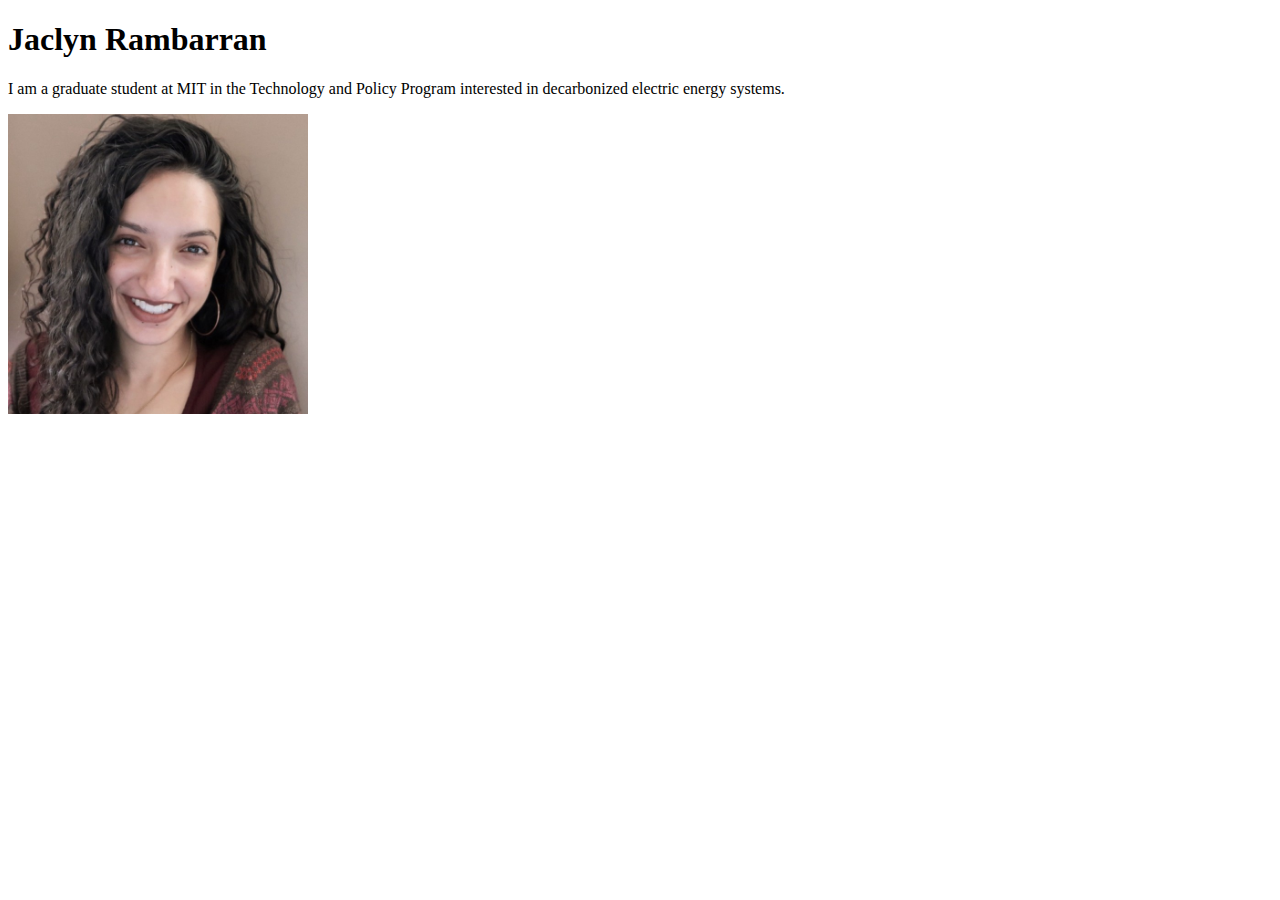
<file: index.html>
<!DOCTYPE html>
<html lang="en">
<head>
    <meta charset="UTF-8">
    <meta name="viewport" content="width=device-width, initial-scale=1.0">
    <title>Jaclyn Rambarran: Personal site and portfolio</title>
</head>
<body>
    <h1>Jaclyn Rambarran</h1>
    <p>I am a graduate student at MIT in the Technology and Policy Program interested in decarbonized electric energy systems.</p>
    <img src="images/jaclyn-profile.jpeg" alt="Portrait of Jaclyn smiling indoors" width="300">

</body>
</html>
</file>
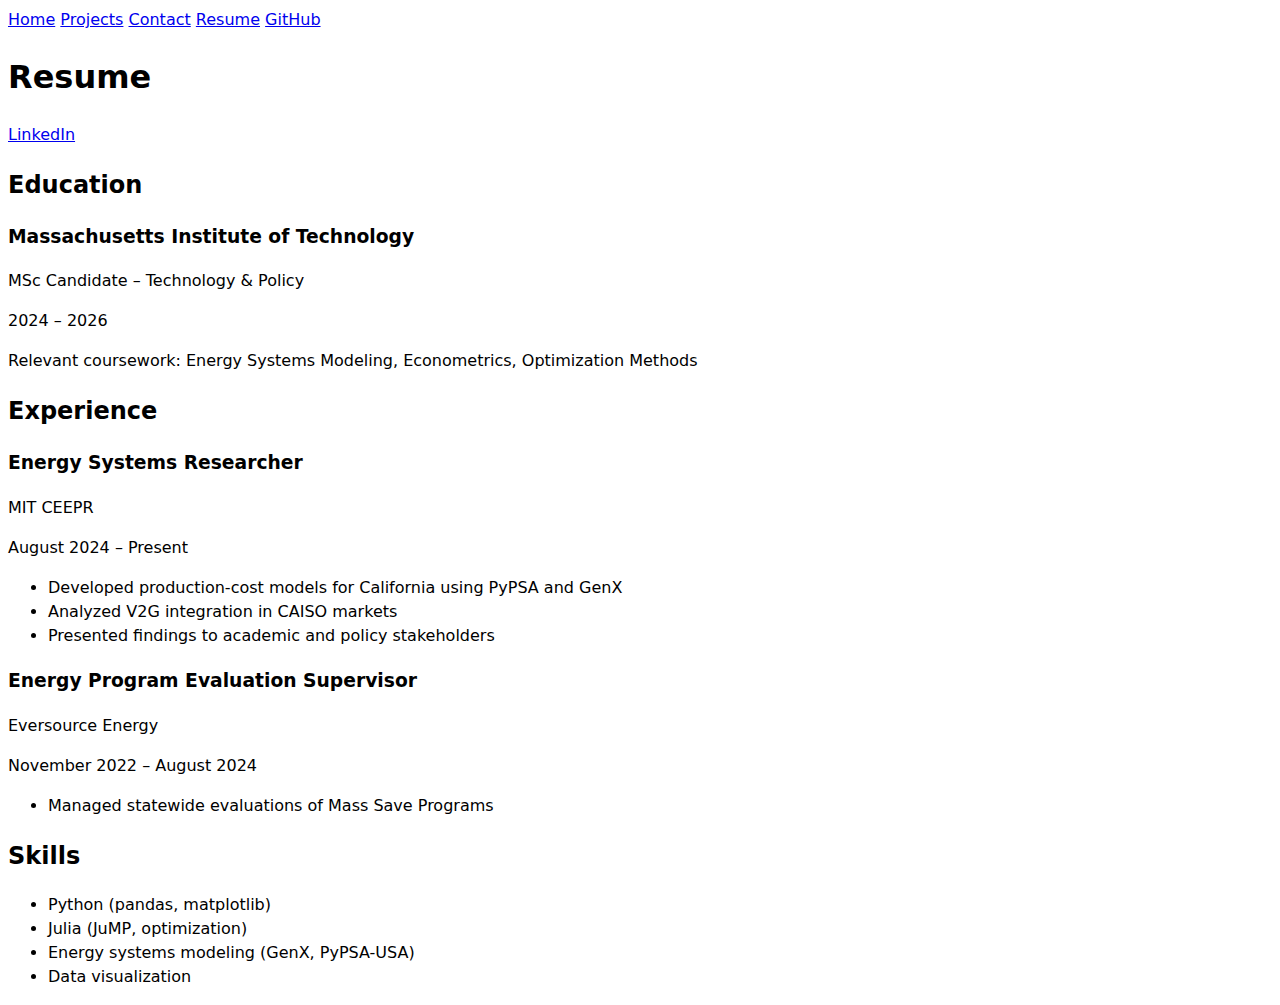
<file: cv/index.html>
<!DOCTYPE html>
<html lang="en">
<head>
    <meta charset="UTF-8">
    <meta name="viewport" content="width=device-width, initial-scale=1.0">
    <title>Resume</title>
    <link rel="stylesheet" href="../style.css">
</head>
<body class="resume">
    <nav>
        <a href="../">Home</a> 
        <a href="../projects/">Projects</a> 
        <a href="../contact/">Contact</a> 
        <a href="../cv/" class="current">Resume</a> 
        <a href="https://github.com/jaclynr109" target="_blank">GitHub</a>
      </nav>     
      <h1>Resume</h1>
      <p>
        <a href="https://www.linkedin.com/in/jaclyn-rambarran-1a150113b"
           target="_blank"
           rel="noopener noreferrer">
           LinkedIn
        </a>
      </p>

<section>
  <h2>Education</h2>

  <article>
    <header>
      <h3>Massachusetts Institute of Technology</h3>
      <p>MSc Candidate – Technology & Policy</p>
      <p><time datetime="2024">2024</time> – <time datetime="2026">2026</time></p>
    </header>
    <p>Relevant coursework: Energy Systems Modeling, Econometrics, Optimization Methods</p>
  </article>

</section>

<section>
  <h2>Experience</h2>

  <article>
    <header>
      <h3>Energy Systems Researcher</h3>
      <p>MIT CEEPR</p>
      <p><time datetime="2024-08">August 2024</time> – Present</p>
    </header>
    <ul>
      <li>Developed production-cost models for California using PyPSA and GenX</li>
      <li>Analyzed V2G integration in CAISO markets</li>
      <li>Presented findings to academic and policy stakeholders</li>
    </ul>
  </article>

  <article>
    <header>
      <h3>Energy Program Evaluation Supervisor</h3>
      <p>Eversource Energy</p>
      <p><time datetime="2022-11">November 2022</time> – <time datetime="2024-08">August 2024</time> </p>
    </header>
    <ul>
      <li>Managed statewide evaluations of Mass Save Programs</li>
    </ul>
  </article>

</section>

<section>
  <h2>Skills</h2>
  <ul>
    <li>Python (pandas, matplotlib)</li>
    <li>Julia (JuMP, optimization)</li>
    <li>Energy systems modeling (GenX, PyPSA-USA)</li>
    <li>Data visualization</li>
  </ul>
</section>

</body>
</html>
</file>
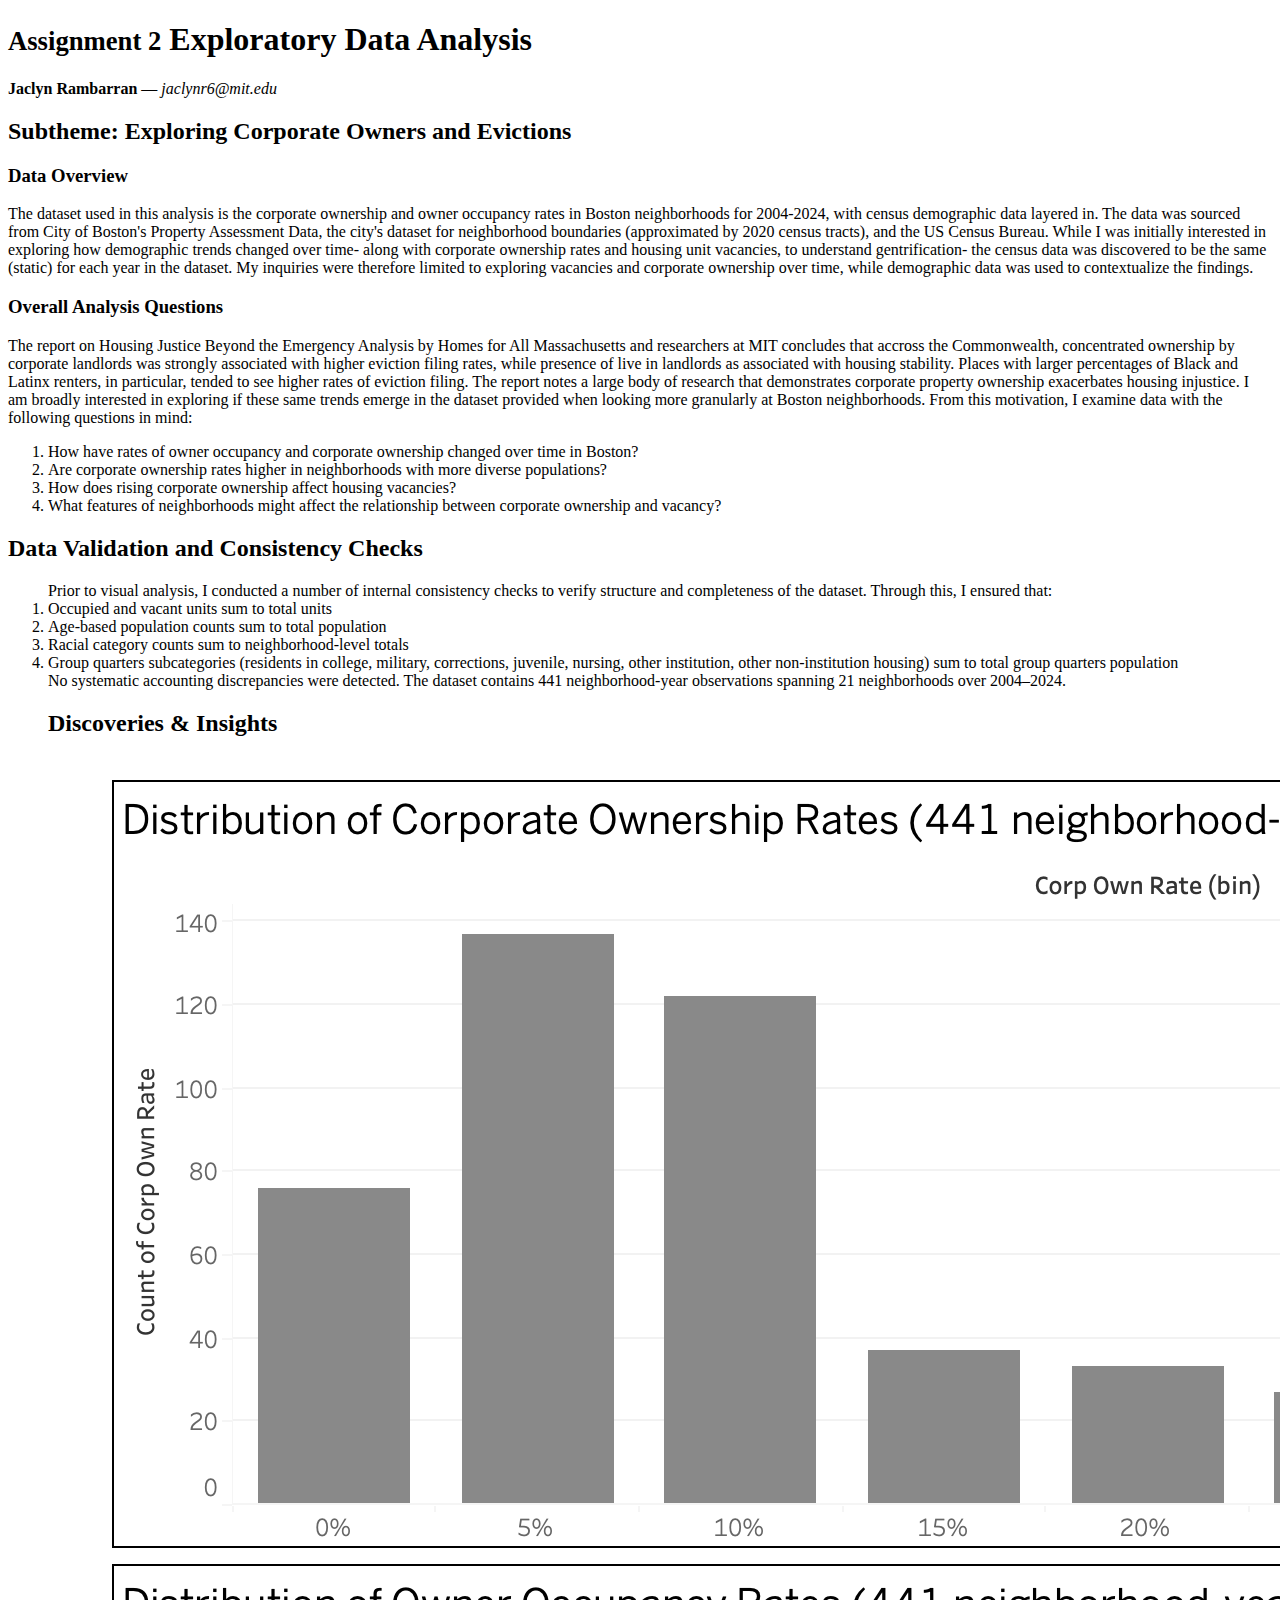
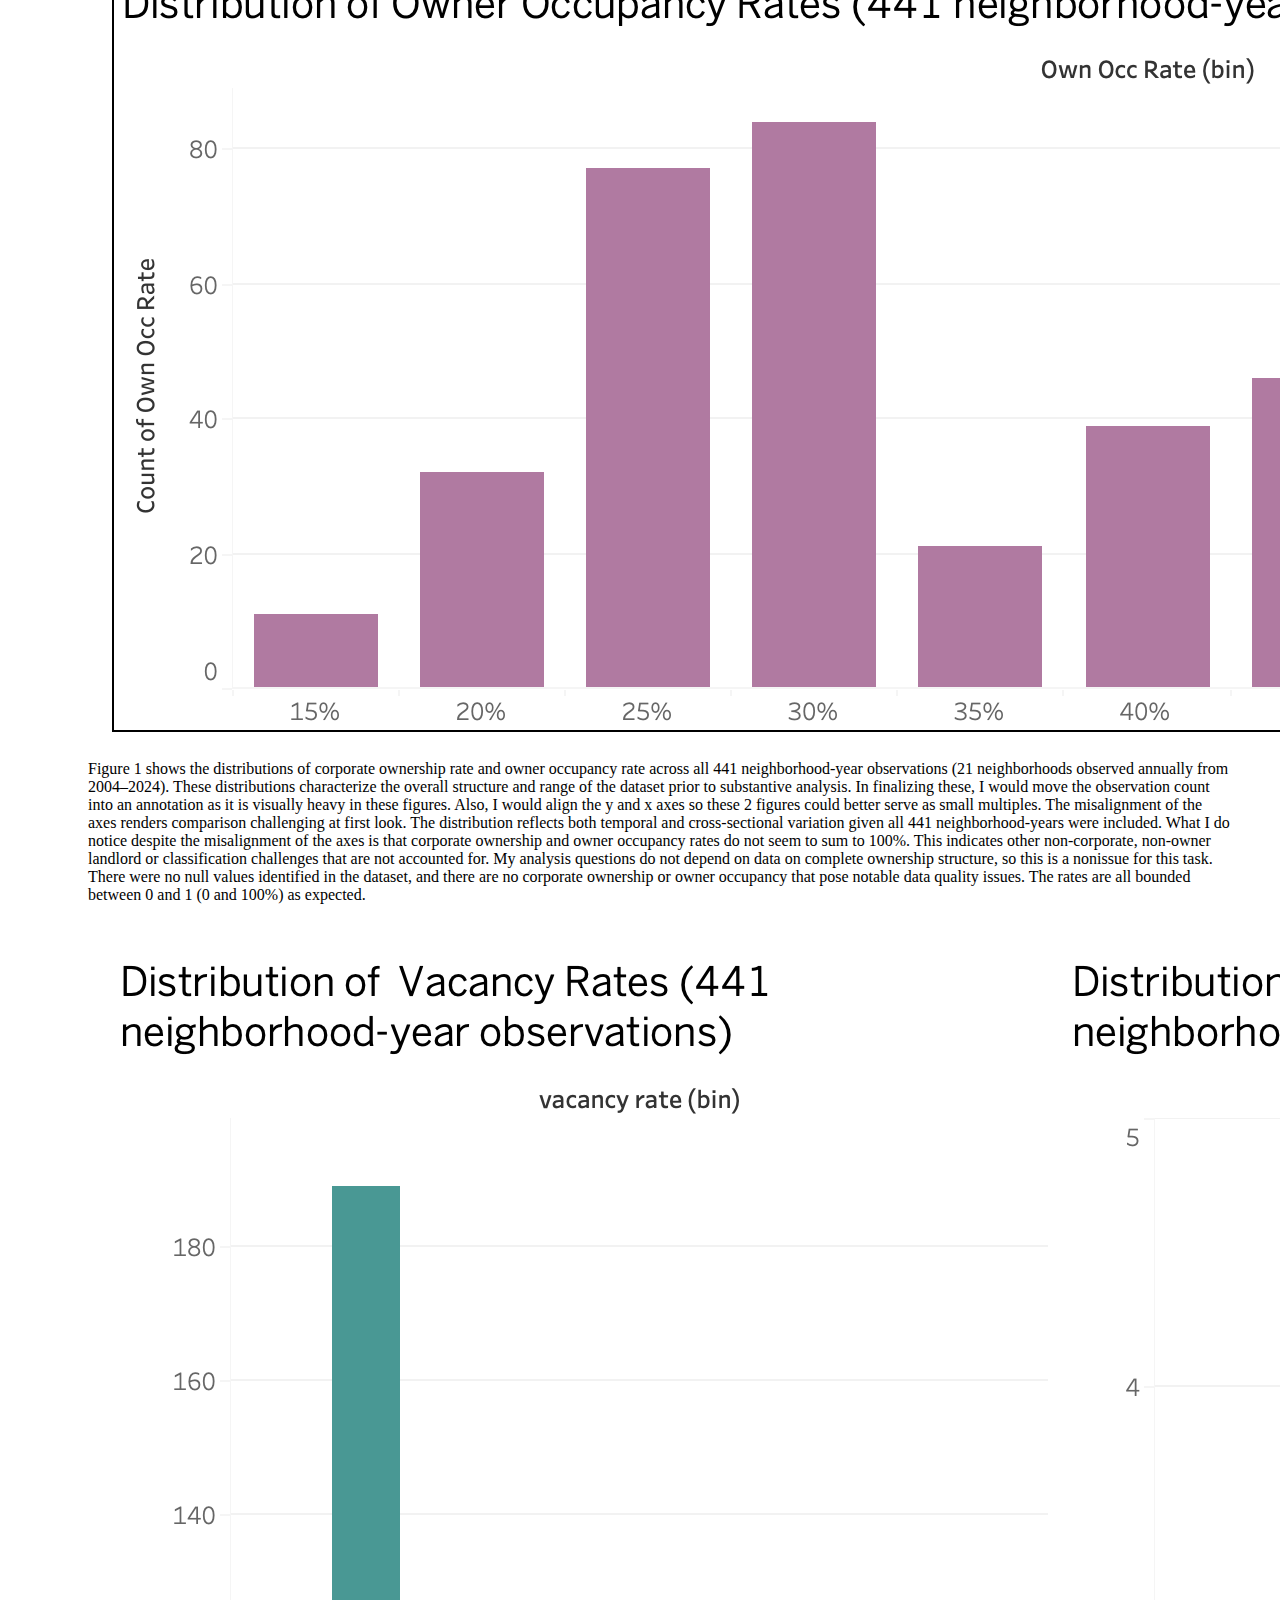
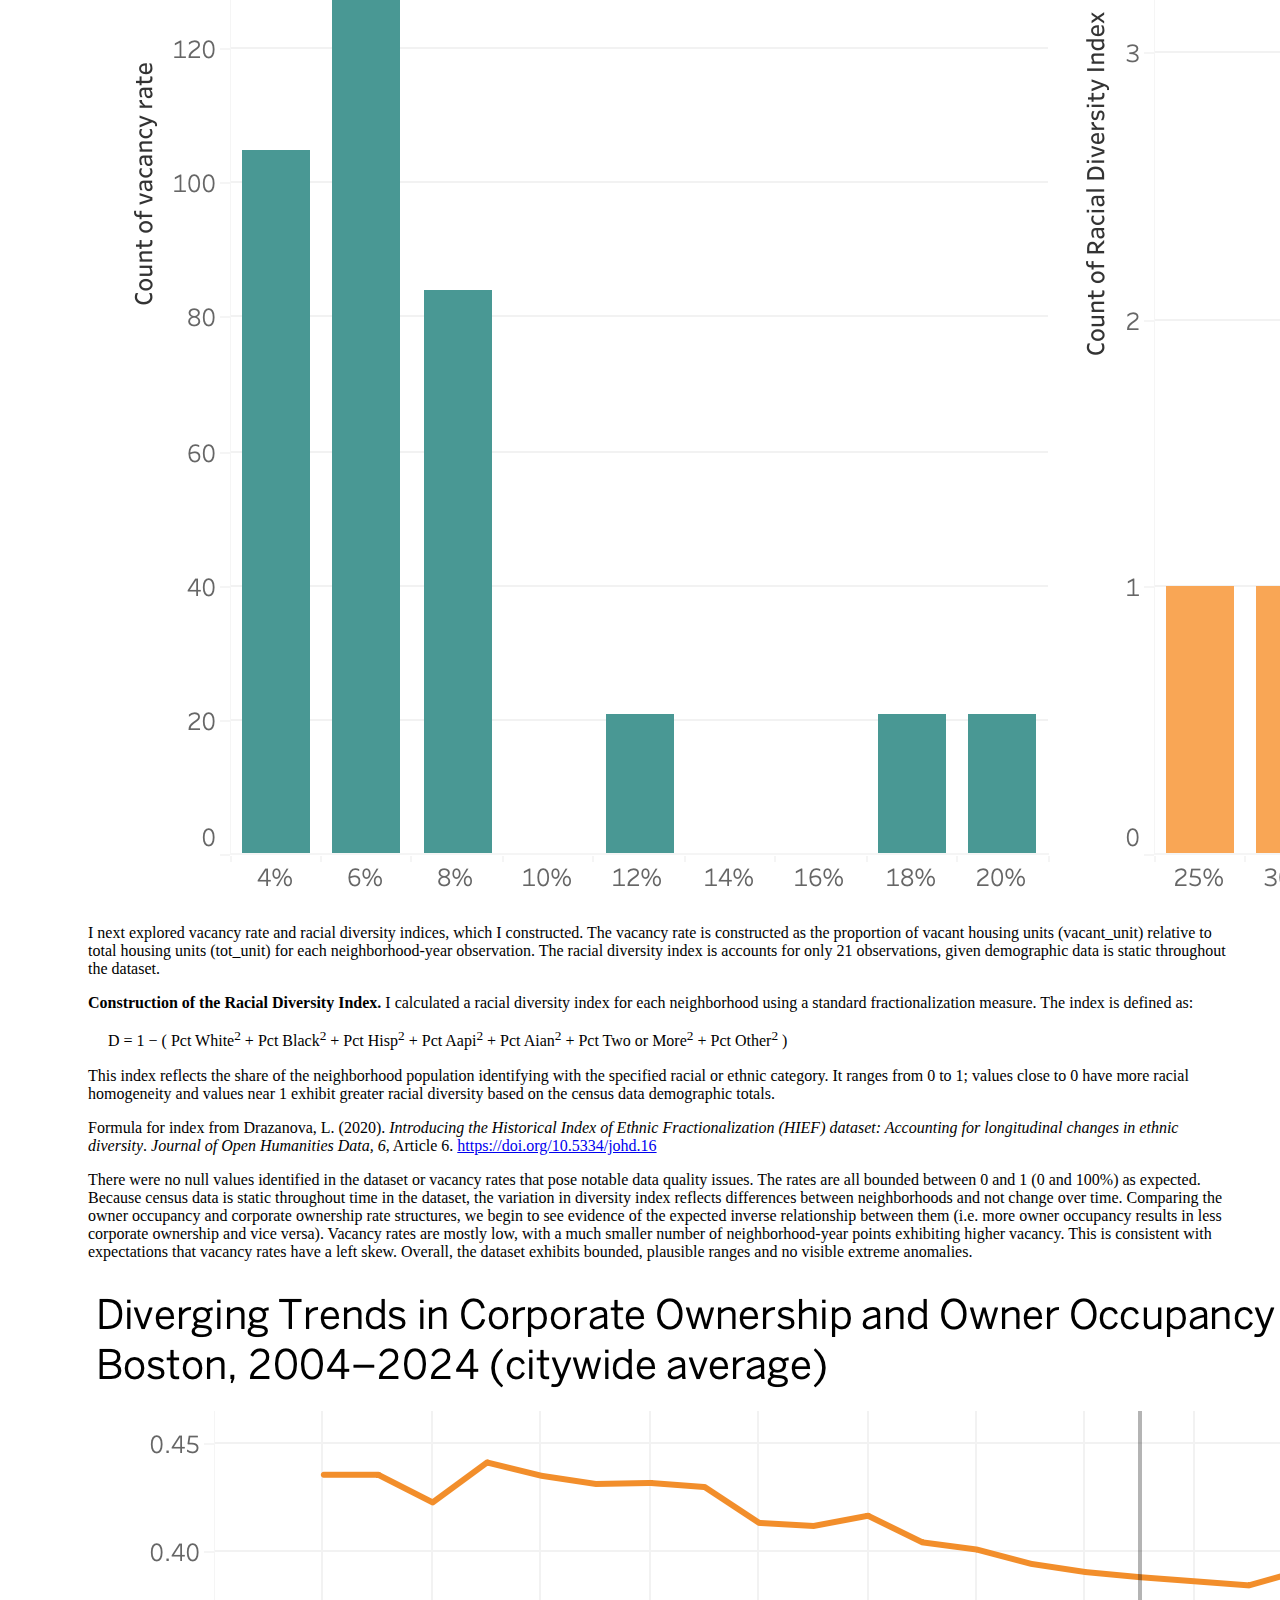
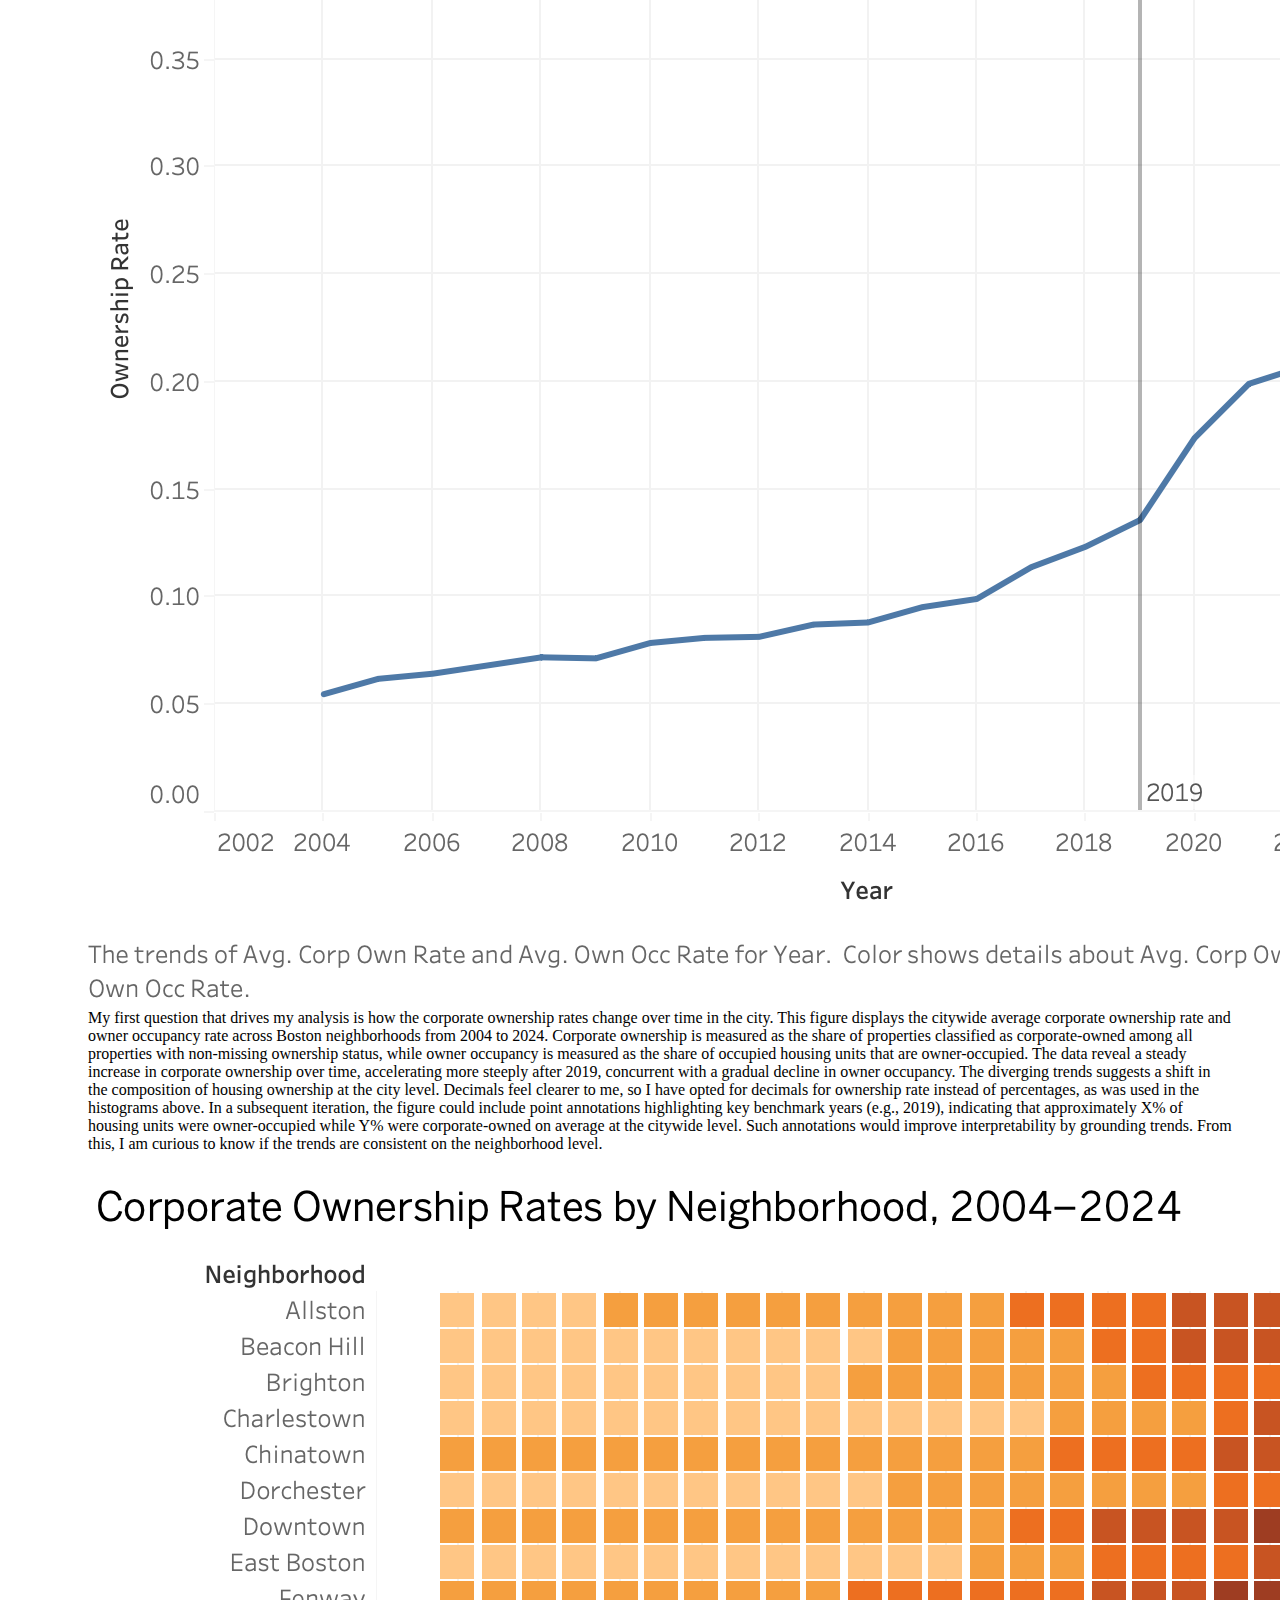
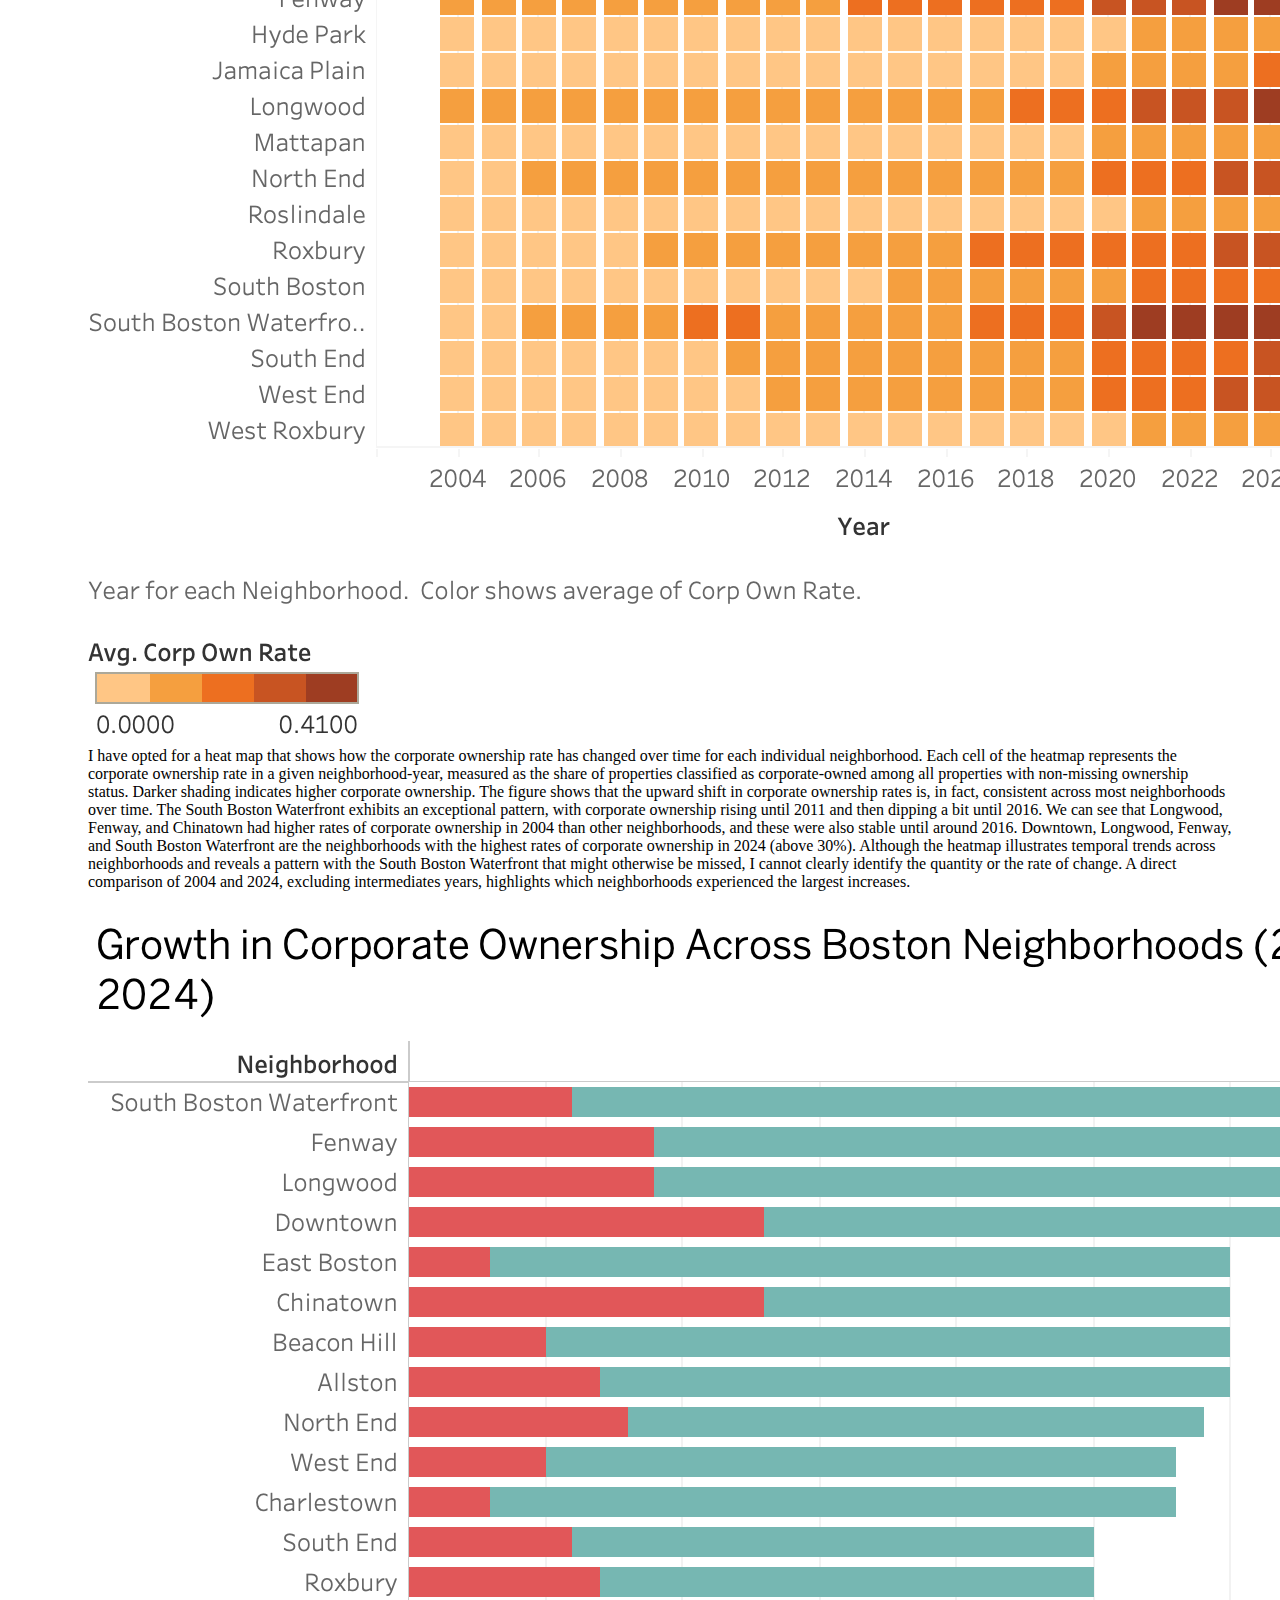
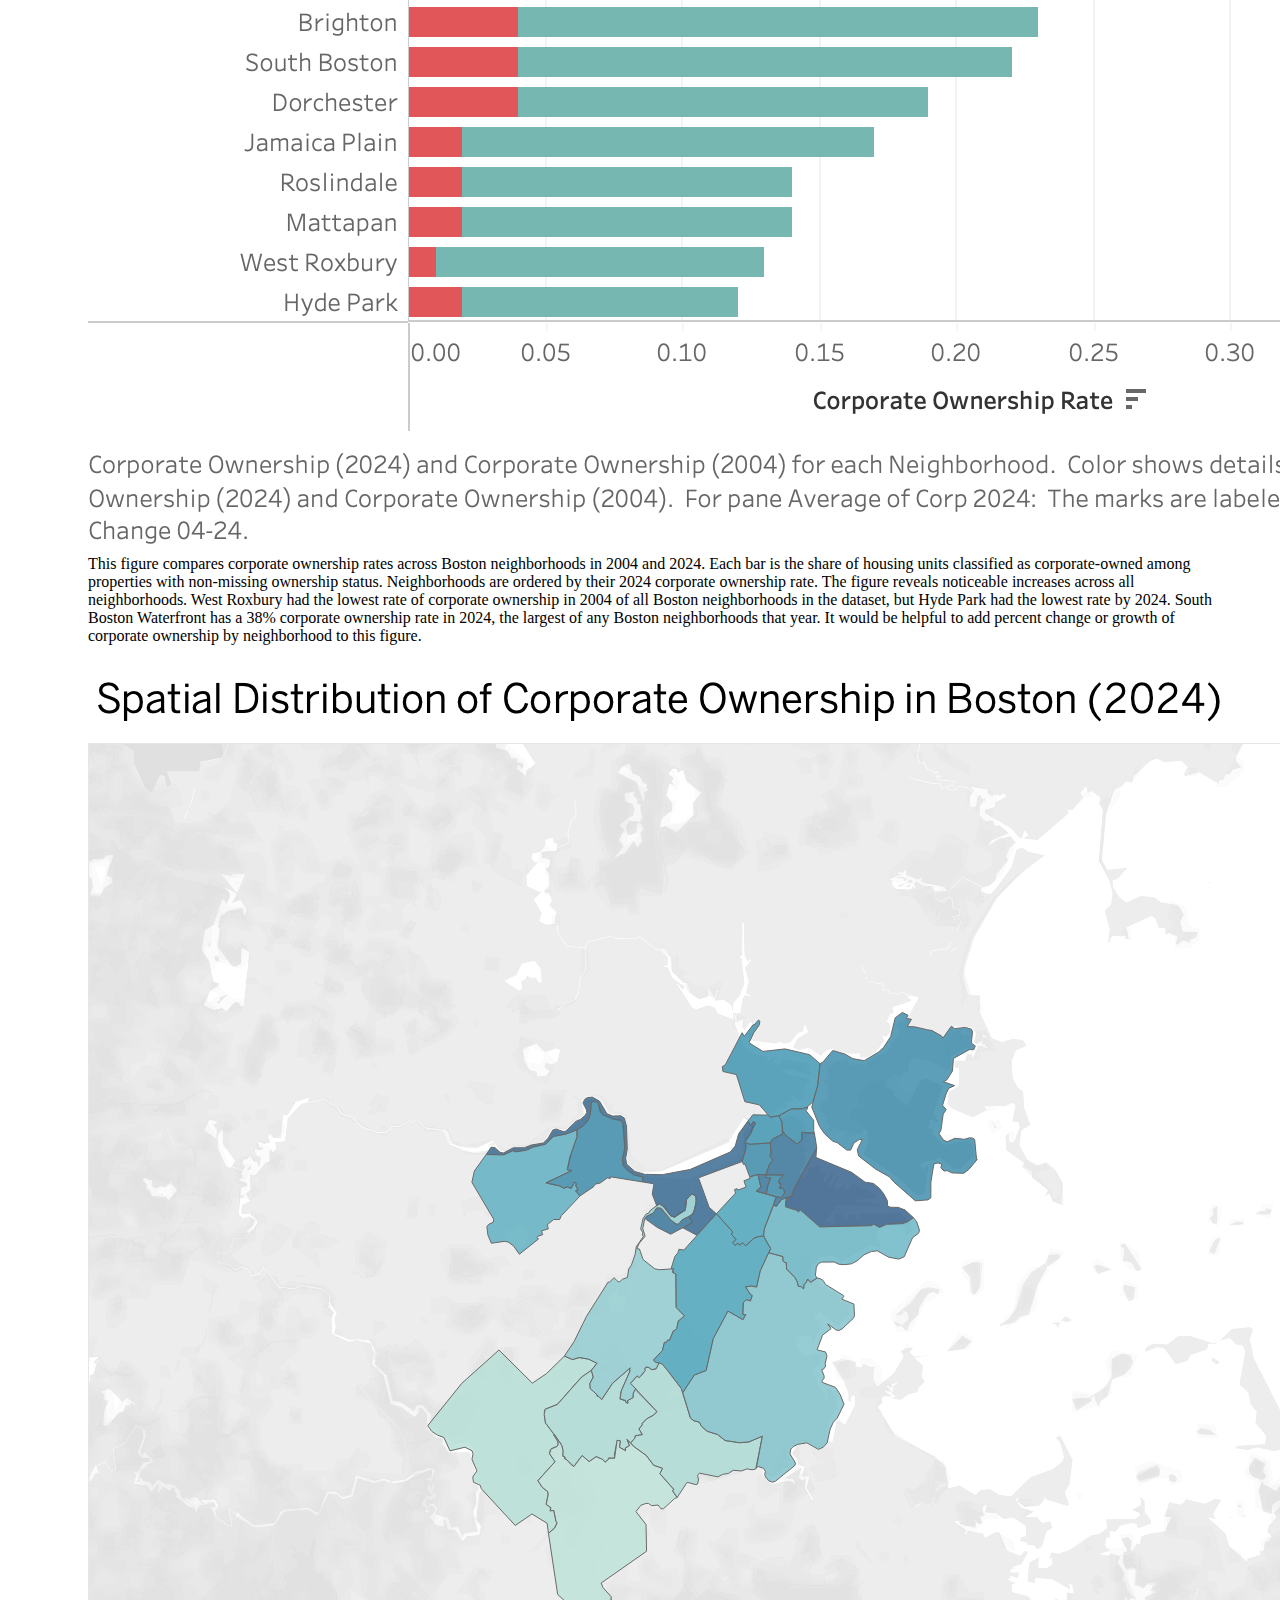
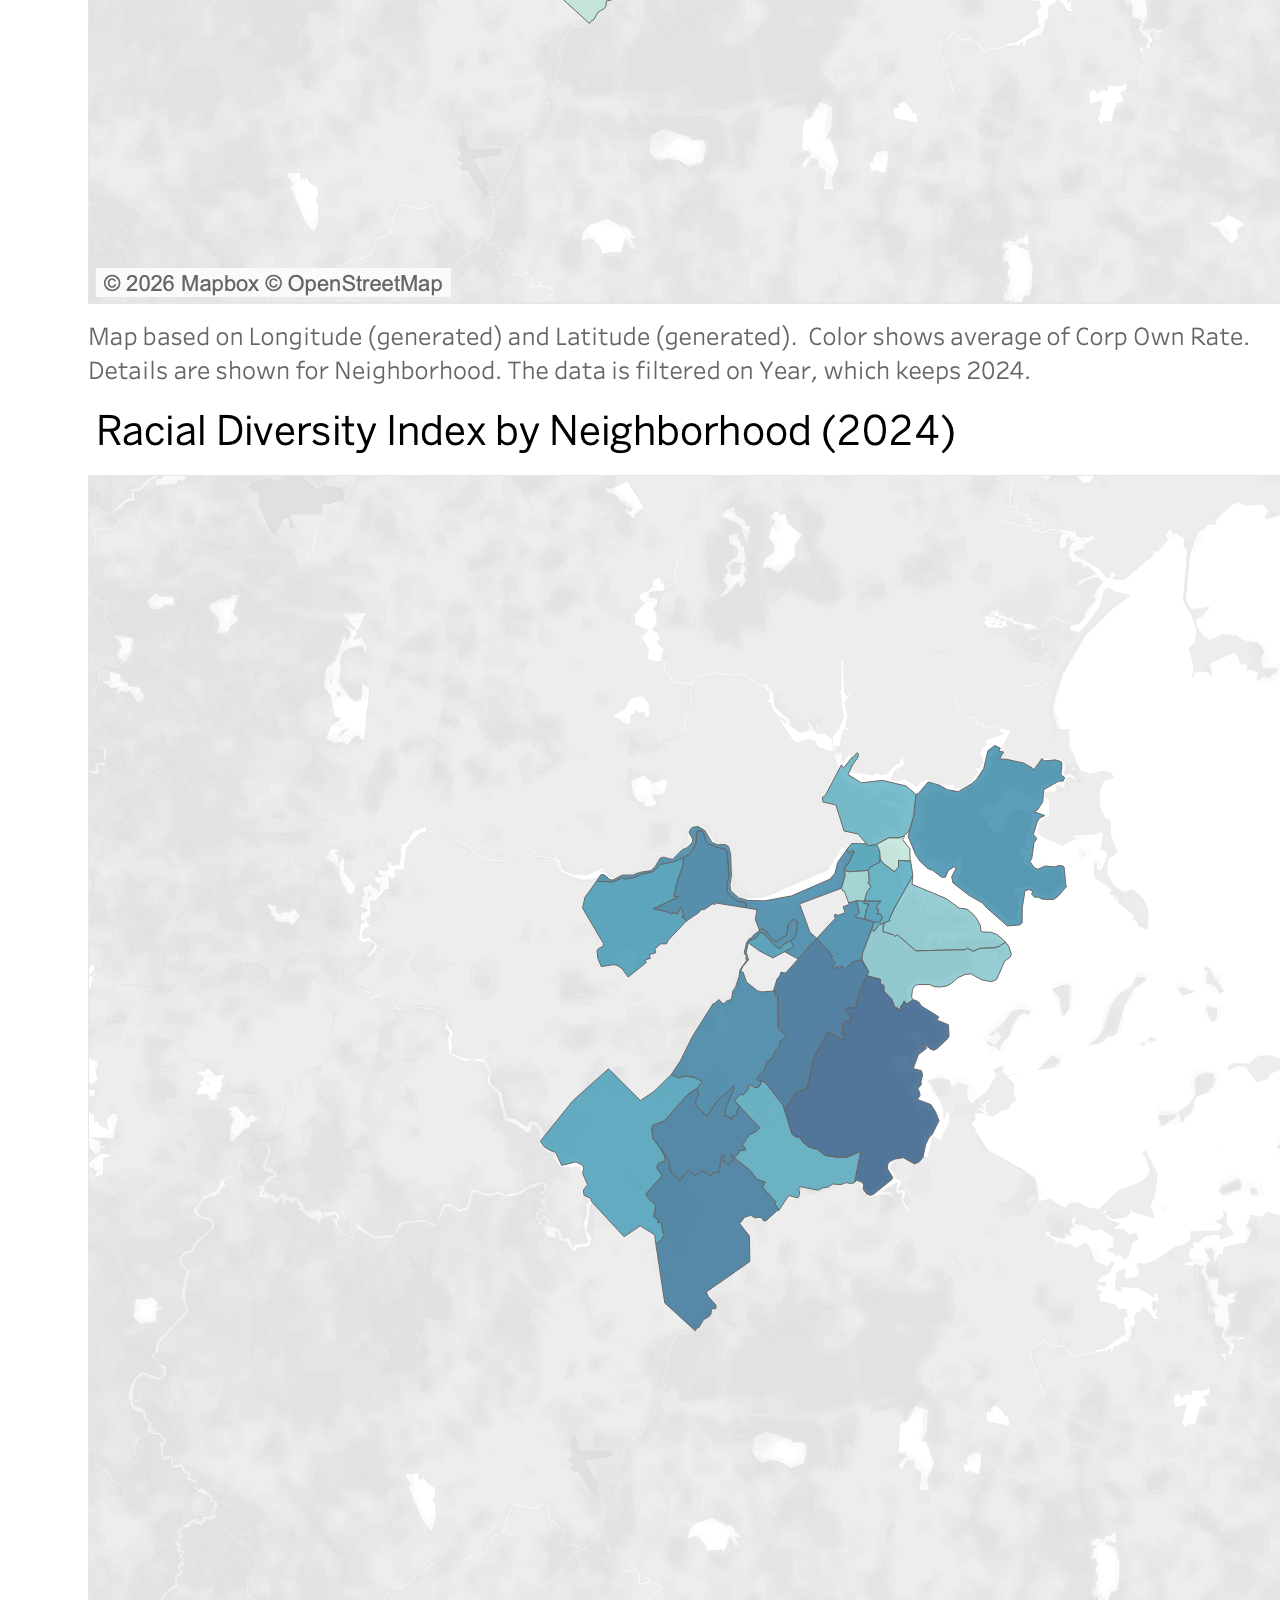
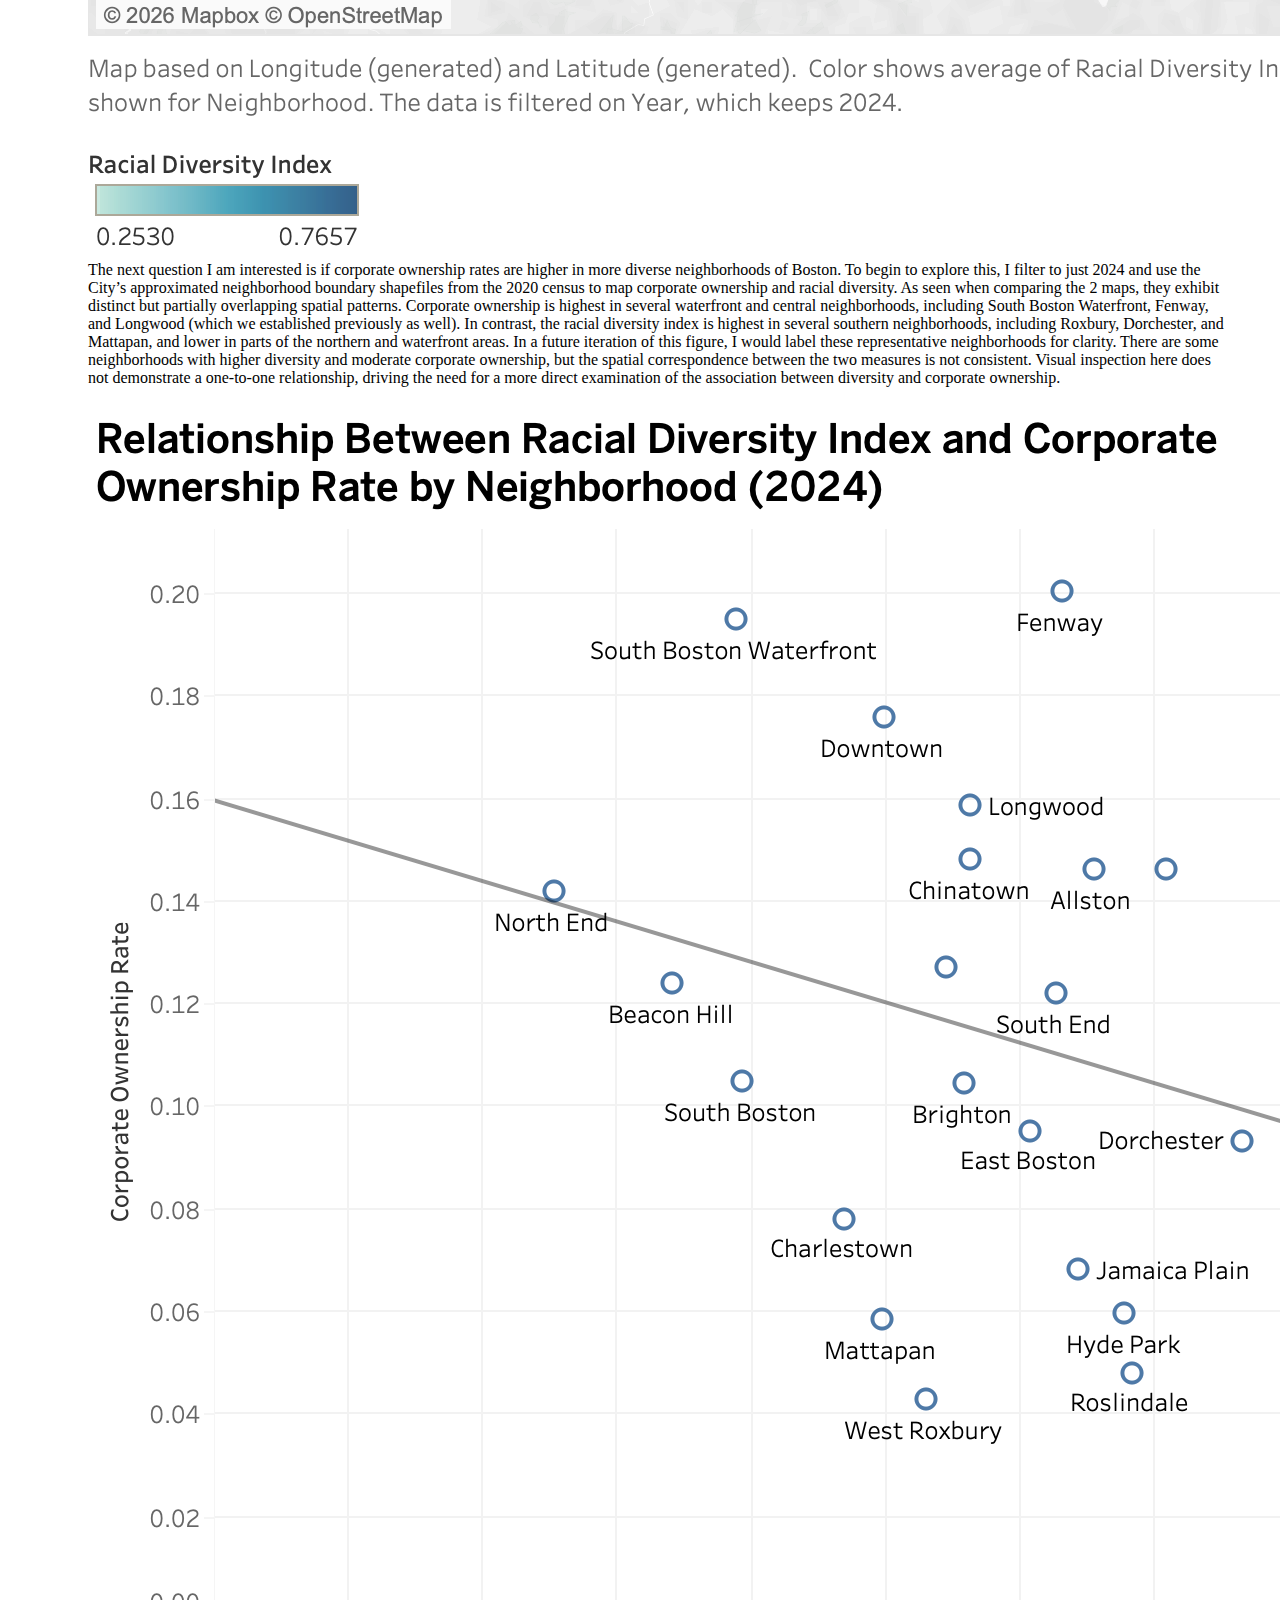
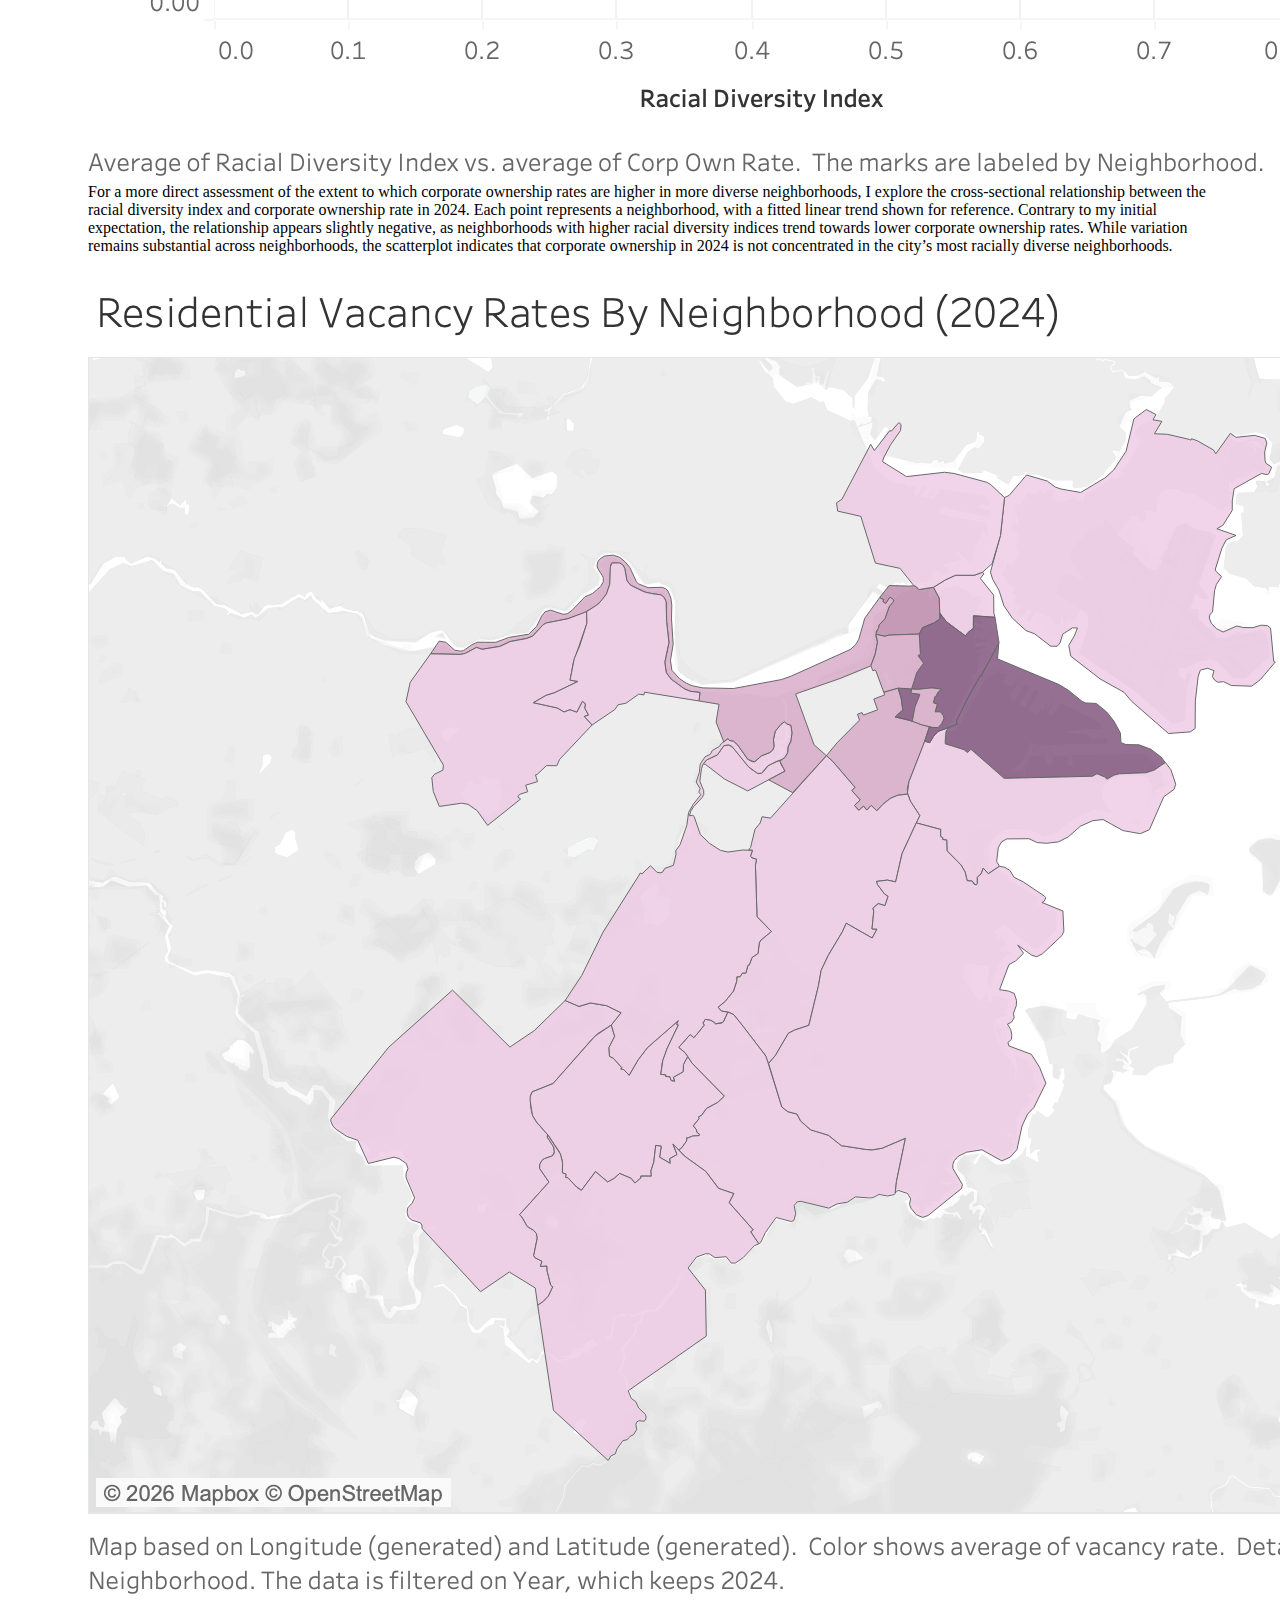
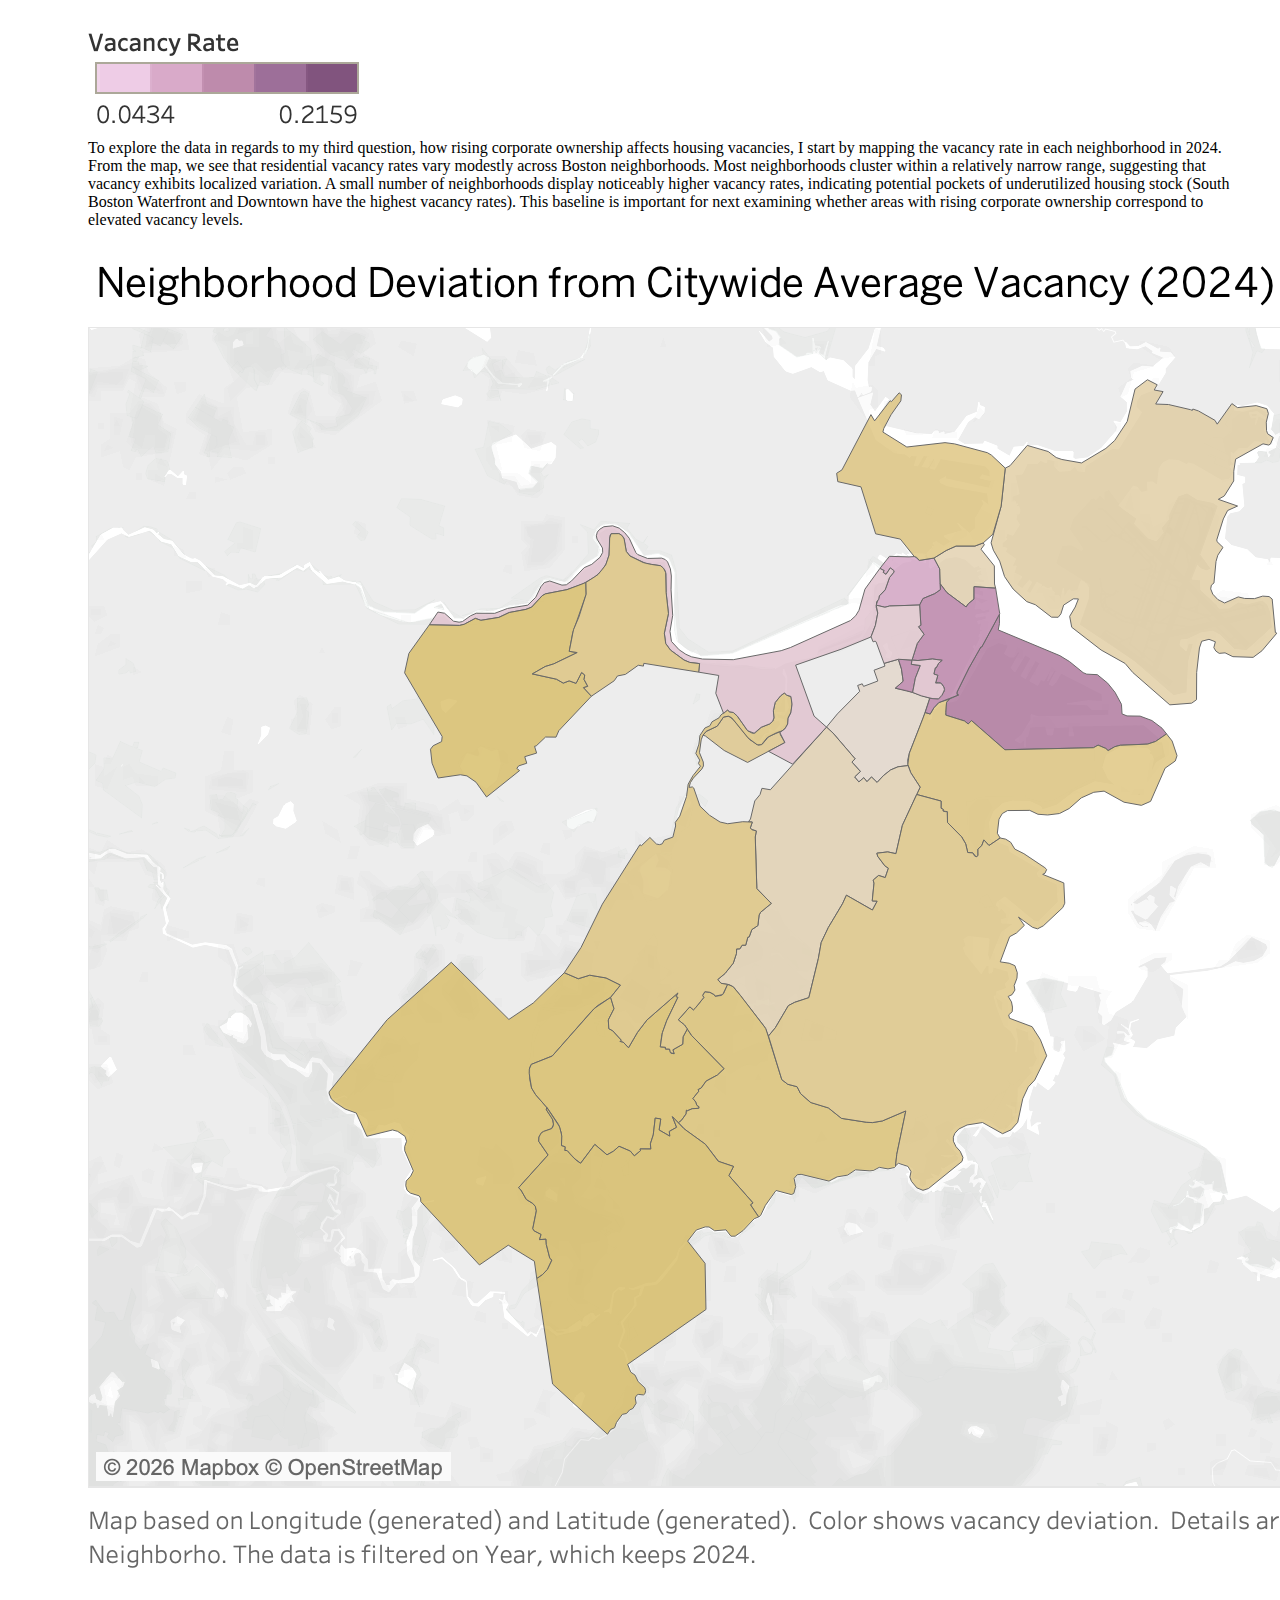
<file: projects/A2/index.html>
<!DOCTYPE HTML>
<html lang="en">
<head>
	<title>Vis & Society Assignment 2</title>
	<link rel="stylesheet" href="https://vis-society.github.io/assignments/report.css" />
</head>

<body>
	<header>
		<h1>
			<small>Assignment 2</small>
			Exploratory Data Analysis
		</h1>

		<p>
			<strong>Jaclyn Rambarran</strong> — <em>jaclynr6@mit.edu</em>
		</p>
	</header>
	<main>
		<section>
			<h2>Subtheme: Exploring Corporate Owners and Evictions</h2>

			<h3>Data Overview</h3>
			<p>
				The dataset used in this analysis is the corporate ownership and owner occupancy rates in Boston
				neighborhoods for 2004-2024, with census demographic data layered in. The data was sourced from City of Boston's
				Property Assessment Data, the city's dataset for neighborhood boundaries (approximated by 2020 census tracts), and
				the US Census Bureau. While I was initially interested in exploring how demographic trends changed over time- along
				with corporate ownership rates and housing unit vacancies, to understand gentrification- the census data was discovered to be the same (static) for each year
				in the dataset. My inquiries were therefore limited to exploring vacancies and corporate ownership over time, while demographic data was used to
				contextualize the findings.

			<h3>Overall Analysis Questions</h3>
			<p> The report on Housing Justice Beyond the Emergency Analysis by Homes for All 
				Massachusetts and researchers at MIT concludes that accross the Commonwealth, concentrated ownership by corporate
				landlords was strongly associated with higher eviction filing rates, while presence of live in 
				landlords as associated with housing stability. Places with larger percentages of Black and Latinx 
				renters, in particular, tended to see higher rates of eviction filing. The report notes a large body of research 
				that demonstrates corporate property ownership exacerbates housing injustice. I am broadly interested in exploring if these same trends
				emerge in the dataset provided when looking more granularly at Boston neighborhoods. From this motivation, I examine data with the following questions in mind:
			</p>
			<ol>
				<li>How have rates of owner occupancy and corporate ownership changed over time in Boston?</li>
				<li>Are corporate ownership rates higher in neighborhoods with more diverse populations?</li>
				<li>How does rising corporate ownership affect housing vacancies?</li>
				<li>What features of neighborhoods might affect the relationship between corporate ownership and vacancy?</li>
			</ol>
		</section>

		<section>
			<h2>Data Validation and Consistency Checks</h2>
			<p>
				<ol>Prior to visual analysis, I conducted a number of internal consistency checks to verify structure and completeness of the dataset. Through this, I ensured that:
					<li>Occupied and vacant units sum to total units</li>
					<li>Age-based population counts sum to total population</li>
					<li>Racial category counts sum to neighborhood-level totals</li>
					<li>Group quarters subcategories (residents in college, military, corrections, juvenile, nursing, other institution, other non-institution housing) sum to total group quarters population</li>
				No systematic accounting discrepancies were detected. The dataset contains 441 neighborhood-year observations spanning 21 neighborhoods over 2004–2024.
				</p>
			<h2>Discoveries & Insights</h2>

			<figure>
				<img src="Pic1.png" alt="" />
				<figcaption>
					Figure 1 shows the distributions of corporate ownership rate and owner occupancy rate across all 441 neighborhood-year observations (21 neighborhoods observed annually from 2004–2024). These distributions characterize the overall structure and range of the dataset prior to substantive analysis. 
					In finalizing these, I would move the observation count into an annotation as it is visually heavy in these figures. Also, I would align the y and x axes so these 2 figures could better serve as small multiples. The misalignment of the axes renders comparison challenging at first look. The distribution reflects both temporal and cross-sectional variation given all 441 neighborhood-years were included. 
					What I do notice despite the misalignment of the axes is that corporate ownership and owner occupancy rates do not seem to sum to 100%. This indicates other non-corporate, non-owner landlord or classification challenges that are not accounted for. My analysis questions do not depend on data on complete ownership structure, so this is a nonissue for this task.
					There were no null values identified in the dataset, and there are no corporate ownership or owner occupancy that pose notable data quality issues. The rates are all bounded between 0 and 1 (0 and 100%) as expected. 

				</figcaption>
			</figure>

			<figure>
				<img src="Pic2.png" alt="" />
				<figcaption>
					I next explored vacancy rate and racial diversity indices, which I constructed. The vacancy rate is constructed as the proportion of vacant housing units (vacant_unit) relative to total housing units (tot_unit) for each neighborhood-year observation. The racial diversity index is accounts for only 21 observations, given demographic data is static throughout the dataset. 


					<p><strong>Construction of the Racial Diversity Index.</strong> 
					I calculated a racial diversity index for each neighborhood using a standard fractionalization measure. The index is defined as:</p>
					
					<p style="margin-left: 1.25em;">
					  D = 1 − (
					  Pct White<sup>2</sup> +
					  Pct Black<sup>2</sup> +
					  Pct Hisp<sup>2</sup> +
					  Pct Aapi<sup>2</sup> +
					  Pct Aian<sup>2</sup> +
					  Pct Two or More<sup>2</sup> +
					  Pct Other<sup>2</sup>
					  )
					</p>
					
					<p>
					This index reflects the share of the neighborhood population identifying with the specified racial or ethnic category. It ranges from 0 to 1; values close to 0 have more racial homogeneity and values near 1 exhibit greater racial diversity based on the census data demographic totals. 
					</p>
					<p>
					Formula for index from Drazanova, L. (2020). <em>Introducing the Historical Index of Ethnic Fractionalization (HIEF) dataset: Accounting for longitudinal changes in ethnic diversity</em>. 
					<em>Journal of Open Humanities Data, 6</em>, Article 6. 
					<a href="https://doi.org/10.5334/johd.16" target="_blank">
					https://doi.org/10.5334/johd.16
					</a>
					</p>
					There were no null values identified in the dataset or vacancy rates that pose notable data quality issues. The rates are all bounded between 0 and 1 (0 and 100%) as expected. 
					Because census data is static throughout time in the dataset, the variation in diversity index reflects differences between neighborhoods and not change over time. Comparing the owner occupancy and corporate ownership rate structures, we begin to see evidence of the expected inverse relationship between them (i.e. more owner occupancy results in less corporate ownership and vice versa). Vacancy rates are mostly low, with a much smaller number of neighborhood-year points exhibiting higher vacancy. This is consistent with expectations that vacancy rates have a left skew.
					Overall, the dataset exhibits bounded, plausible ranges and no visible extreme anomalies. 
					
				</figcaption>
			</figure>

			<figure>
				<img src="Pic3.png" alt="" />
				<figcaption>
					My first question that drives my analysis is how the corporate ownership rates change over time in the city. This figure displays the citywide average corporate ownership rate and owner occupancy rate across Boston neighborhoods from 2004 to 2024. Corporate ownership is measured as the share of properties classified as corporate-owned among all properties with non-missing ownership status, while owner occupancy is measured as the share of occupied housing units that are owner-occupied. The data reveal a steady increase in corporate ownership over time, accelerating more steeply after 2019, concurrent with a gradual decline in owner occupancy. The diverging trends suggests a shift in the composition of housing ownership at the city level.

					Decimals feel clearer to me, so I have opted for decimals for ownership rate instead of percentages, as was used in the histograms above. 
					
					In a subsequent iteration, the figure could include point annotations highlighting key benchmark years (e.g., 2019), indicating that approximately X% of housing units were owner-occupied while Y% were corporate-owned on average at the citywide level. Such annotations would improve interpretability by grounding trends.
					
					From this, I am curious to know if the trends are consistent on the neighborhood level.
					
				</figcaption>
			</figure>

			<figure>
				<img src="Heatmap.png" alt="" />
				<figcaption>
					I have opted for a heat map that shows how the corporate ownership rate has changed over time for each individual neighborhood. Each cell of the heatmap represents the corporate ownership rate in a given neighborhood-year, measured as the share of properties classified as corporate-owned among all properties with non-missing ownership status. Darker shading indicates higher corporate ownership. The figure shows that the upward shift in corporate ownership rates is, in fact, consistent across most neighborhoods over time. The South Boston Waterfront exhibits an exceptional pattern, with corporate ownership rising until 2011 and then dipping a bit until 2016. We can see that Longwood, Fenway, and Chinatown had higher rates of corporate ownership in 2004 than other neighborhoods, and these were also stable until around 2016. Downtown, Longwood, Fenway, and South Boston Waterfront are the neighborhoods with the highest rates of corporate ownership in 2024 (above 30%). 

					Although the heatmap illustrates temporal trends across neighborhoods and reveals a pattern with the South Boston Waterfront that might otherwise be missed, I cannot clearly identify the quantity or the rate of change. A direct comparison of 2004 and 2024, excluding intermediates years, highlights which neighborhoods experienced the largest increases.
					
				</figcaption>
			</figure>

			<figure>
				<img src="Pic4.png" alt="" />
				<figcaption>
					This figure compares corporate ownership rates across Boston neighborhoods in 2004 and 2024. Each bar is the share of housing units classified as corporate-owned among properties with non-missing ownership status. Neighborhoods are ordered by their 2024 corporate ownership rate. The figure reveals noticeable increases across all neighborhoods. West Roxbury had the lowest rate of corporate ownership in 2004 of all Boston neighborhoods in the dataset, but Hyde Park had the lowest rate by 2024. South Boston Waterfront has a 38% corporate ownership rate in 2024, the largest of any Boston neighborhoods that year. It would be helpful to add percent change or growth of corporate ownership by neighborhood to this figure.
				</figcaption>
			</figure>

			<figure>
				<img src="Pic5_map_corporate.png" alt="" />
				<img src="Pic5_map_RDI.png" alt="" />
				<figcaption>
					The next question I am interested is if corporate ownership rates are higher in more diverse neighborhoods of Boston. To begin to explore this, I filter to just 2024 and use the City’s approximated neighborhood boundary shapefiles from the 2020 census to map corporate ownership and racial diversity. As seen when comparing the 2 maps, they exhibit distinct but partially overlapping spatial patterns. Corporate ownership is highest in several waterfront and central neighborhoods, including South Boston Waterfront, Fenway, and Longwood (which we established previously as well). In contrast, the racial diversity index is highest in several southern neighborhoods, including Roxbury, Dorchester, and Mattapan, and lower in parts of the northern and waterfront areas. In a future iteration of this figure, I would label these representative neighborhoods for clarity. There are some neighborhoods with higher diversity and moderate corporate ownership, but the spatial correspondence between the two measures is not consistent. Visual inspection here does not demonstrate a one-to-one relationship, driving the need for a more direct examination of the association between diversity and corporate ownership. 
				</figcaption>
			</figure>

			<figure>
				<img src="Pic6.png" alt="" />
				<figcaption>
					For a more direct assessment of the extent to which corporate ownership rates are higher in more diverse neighborhoods, I explore the cross-sectional relationship between the racial diversity index and corporate ownership rate in 2024. Each point represents a neighborhood, with a fitted linear trend shown for reference. Contrary to my initial expectation, the relationship appears slightly negative, as neighborhoods with higher racial diversity indices trend towards lower corporate ownership rates. While variation remains substantial across neighborhoods, the scatterplot indicates that corporate ownership in 2024 is not concentrated in the city’s most racially diverse neighborhoods.
				</figcaption>
			</figure>

			<figure>
				<img src="Pic7.png" alt="" />
				<figcaption>
					To explore the data in regards to my third question, how rising corporate ownership affects housing vacancies, I start by mapping the vacancy rate in each neighborhood in 2024. From the map, we see that residential vacancy rates vary modestly across Boston neighborhoods. Most neighborhoods cluster within a relatively narrow range, suggesting that vacancy exhibits localized variation. A small number of neighborhoods display noticeably higher vacancy rates, indicating potential pockets of underutilized housing stock (South Boston Waterfront and Downtown have the highest vacancy rates). This baseline is important for next examining whether areas with rising corporate ownership correspond to elevated vacancy levels.
				</figcaption>
			</figure>

			<figure>
				<img src="Pic8.png" alt="" />
				<figcaption>
					In this figure, vacancy rates are expressed as deviations from the citywide average in 2024. Most Boston neighborhoods cluster close to or slightly below the city norm, indicating that elevated vacancy is not widespread. A small number of centrally located neighborhoods display vacancy rates meaningfully above the average, while the majority fall at or below it, suggesting that vacancy pressures are geographically concentrated. Framing vacancy relative to the citywide baseline helps identify which neighborhoods are disproportionately contributing to underutilized housing and sets us up to next evaluate whether those same areas correspond to higher levels of corporate ownership.
				</figcaption>
			</figure>

			<figure>
				<img src="Pic9.png" alt="" />
				<figcaption>
					This figure includes both corporate ownership rates (marked by circle size) with residential vacancy rates (marked by color intensity) across Boston neighborhoods in 2024. The same centrally located neighborhoods (South Boston Waterfront and Downtown) display both elevated corporate ownership and higher vacancy rates, this pattern is not uniform across the city. Fenway, for example, has a high corporate owner rate but smaller vacancy rate compared to the other 2 neighborhoods. This spatial comparison suggests that the relationship between corporate ownership and vacancy is not consistently aligned and may be affected by additional neighborhood characteristics such as housing type or demographics. 
				</figcaption>
			</figure>

			<figure>
				<img src="Pic10.png" alt="" />
				<figcaption>
					From the last figure, I realized that despite both neighborhoods exhibiting elevated corporate ownership, Fenway’s vacancy rate remains lower than South Boston Waterfront’s. From this, I am left wondering: why does Fenway have high corporate ownership but relatively lower vacancy compared to South Boston Waterfront? My personal familiarity with the city reminds me that Fenway has a substantially higher total college population than most other neighborhoods, while South Boston Waterfront has comparatively few students. This next figure examines whether neighborhoods with larger absolute college student populations exhibit different vacancy patterns. It suggests that the presence of a large student population may help absorb housing supply and alleviate vacancy pressure, even in areas with significant corporate ownership. In another iteration of this figure, I would change the color of Fenway and South Boston Waterfront markings to highlight these are the main points of interest. 
				</figcaption>
			</figure>

			<figure>
				<img src="Pic11.png" alt="" />
				<figcaption>
					To account for differences in neighborhood size, this figure evaluates college residents as a proportion of total neighborhood population. When measured in this way, Fenway’s concentration of college students becomes even more pronounced relative to other neighborhoods, while South Boston Waterfront continues to exhibit low student presence alongside higher vacancy. This proportional framing strengthens my hypothesis that sustained student housing demand may reduce vacancy in high corporate ownership neighborhoods by maintaining occupancy levels.
				</figcaption>
			</figure>

			<figure>
				<img src="Pic12.png" alt="" />
				<figcaption>
					This figure explores whether the concentration of non-college institutional populations (including military, correctional, juvenile, nursing, and other institutional residents excluding college students) correlates with neighborhood vacancy. Unlike college students, these populations typically do not generate private rental market demand. Although I have added a trend line that shows a slight decrease in vacancy rate with increased non-college institutional share of the population, the figure does not demonstrate a strong relationship between the measures of institutional population share and vacancy rates. Of particular interest, the divergence between Fenway and South Boston Waterfront does not appear to be explained by other institutional housing concentration. This suggests that differences in vacancy across high corporate ownership neighborhoods are more likely to be driven by market-based demographic demand- such as student renters- rather than by institutional population presence.
				</figcaption>
			</figure>

		</section>

		<section>
			<h2>Summary</h2>

			<p>This project examined how corporate housing ownership varies across Boston neighborhoods and to what extent it is associated with racial diversity, housing vacancy, and housing unit composition (via collegial and other institutional populations). Corporate ownership throughout Boston has increased over time on average and is unevenly distributed, with high concentrations in neighborhoods such as Fenway and South Boston Waterfront. The relationship between corporate ownership and vacancy is not consistent across neighborhoods. Some high corporate ownership neighborhoods exhibit elevated vacancy, but others do not. The comparison between Fenway and South Boston Waterfront highlights this divergence and suggests that ownership concentration alone does not determine vacancy outcomes.
				Exploring potential mechanisms, this analysis indicates that the presence of college student renters may help explain these differences. Fenway’s notable student population appears to be associated with lower vacancy despite high corporate ownership, whereas South Boston Waterfront’s relatively limited student presence coincides with higher vacancy. In comparison, non-college institutional populations do not show a strong relationship with vacancy. Overall, these findings suggest that the effects of corporate ownership are context-dependent and likely affected by local housing demand rather than being uniformly associated with vacancy or neighborhood racial diversity. This analysis is descriptive and does not establish causality, but does highlight the importance of neighborhood-level dynamics in understanding the implications of corporate housing ownership.
				</p>
		</section>
	</main>
</body>
</html>
</file>
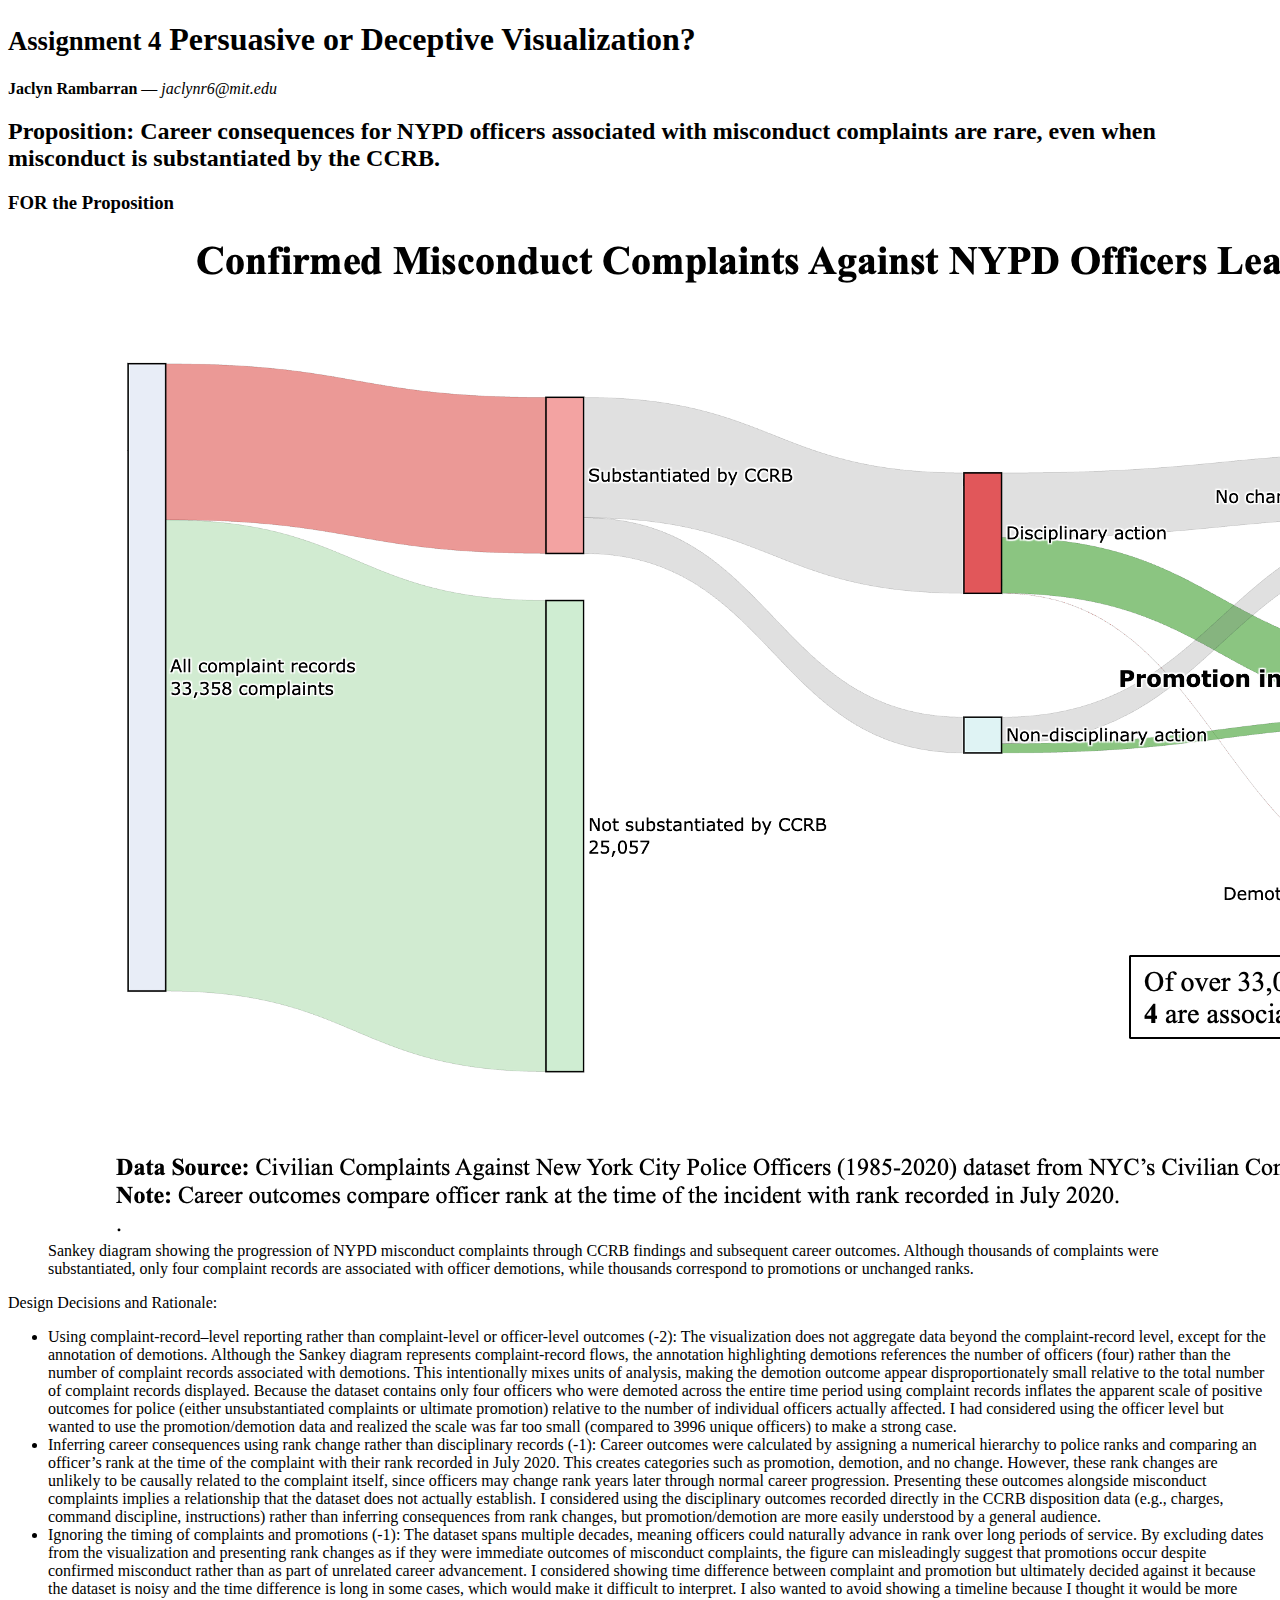
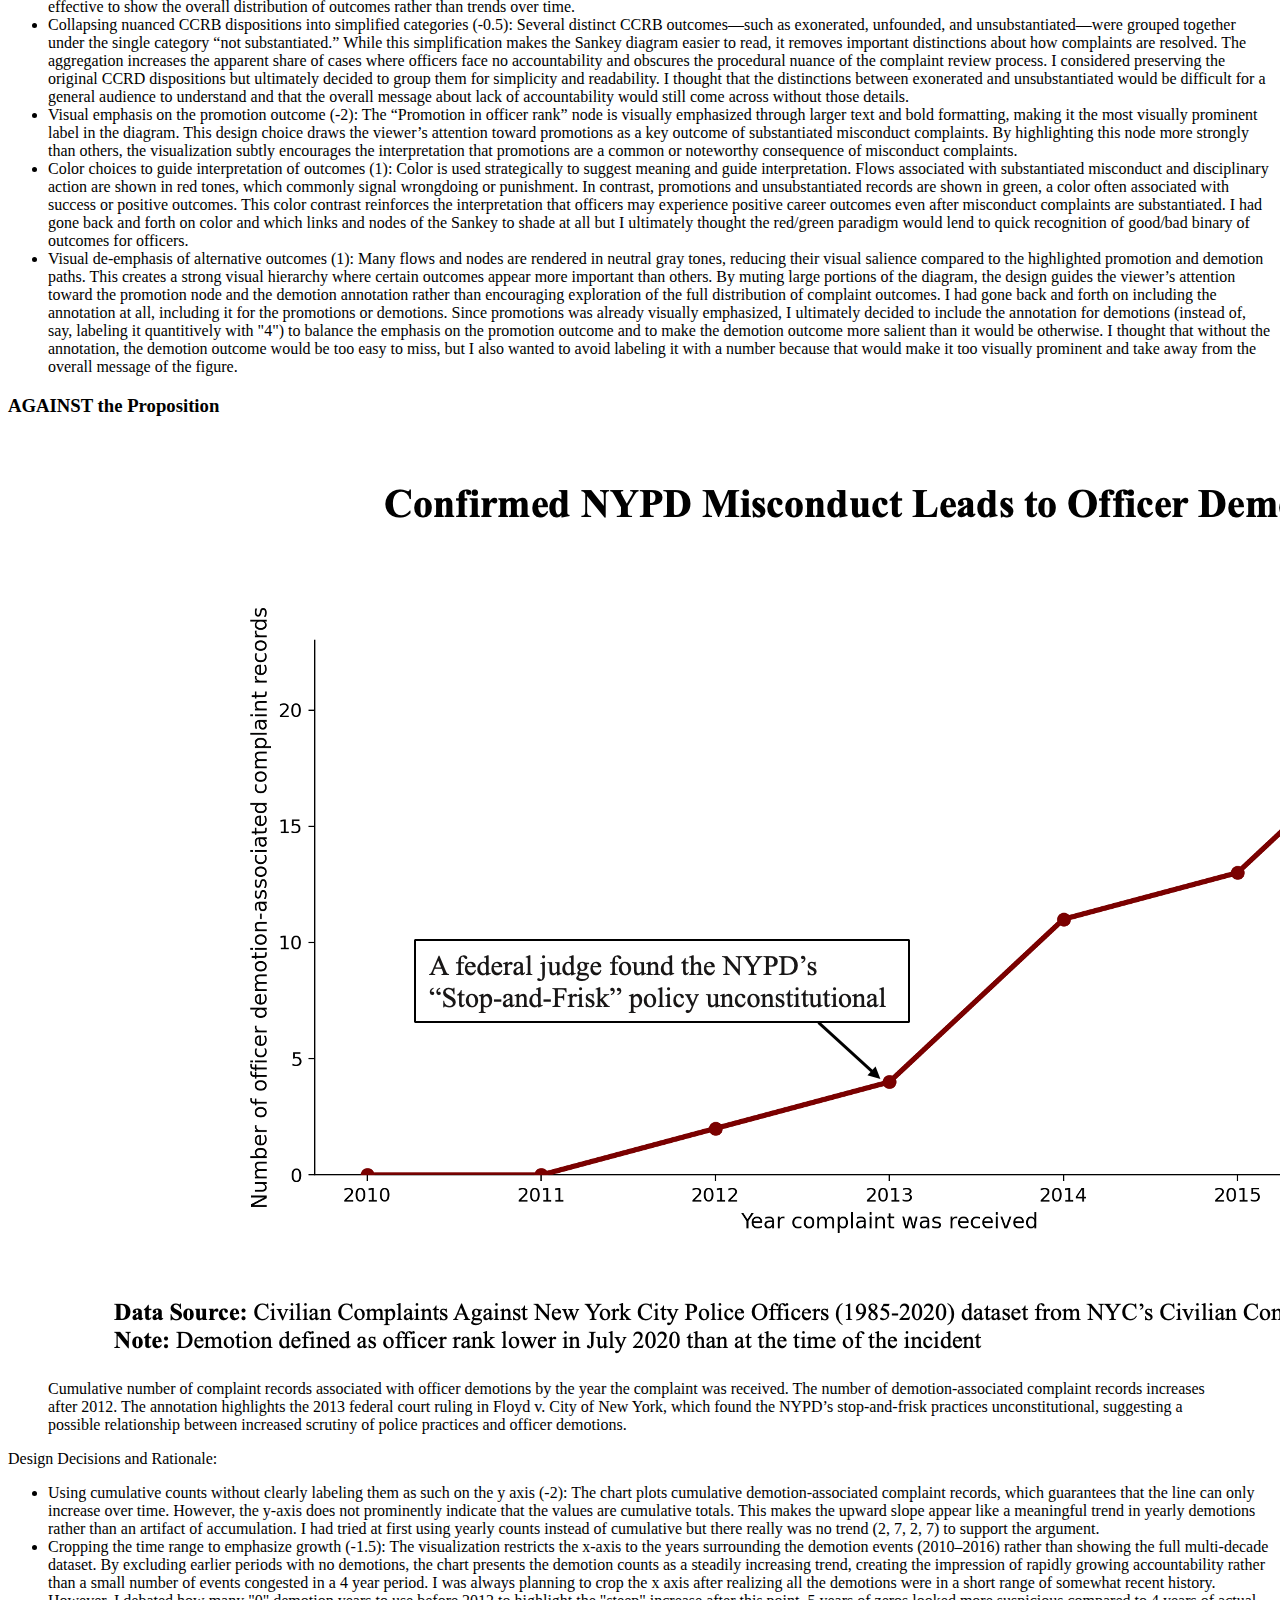
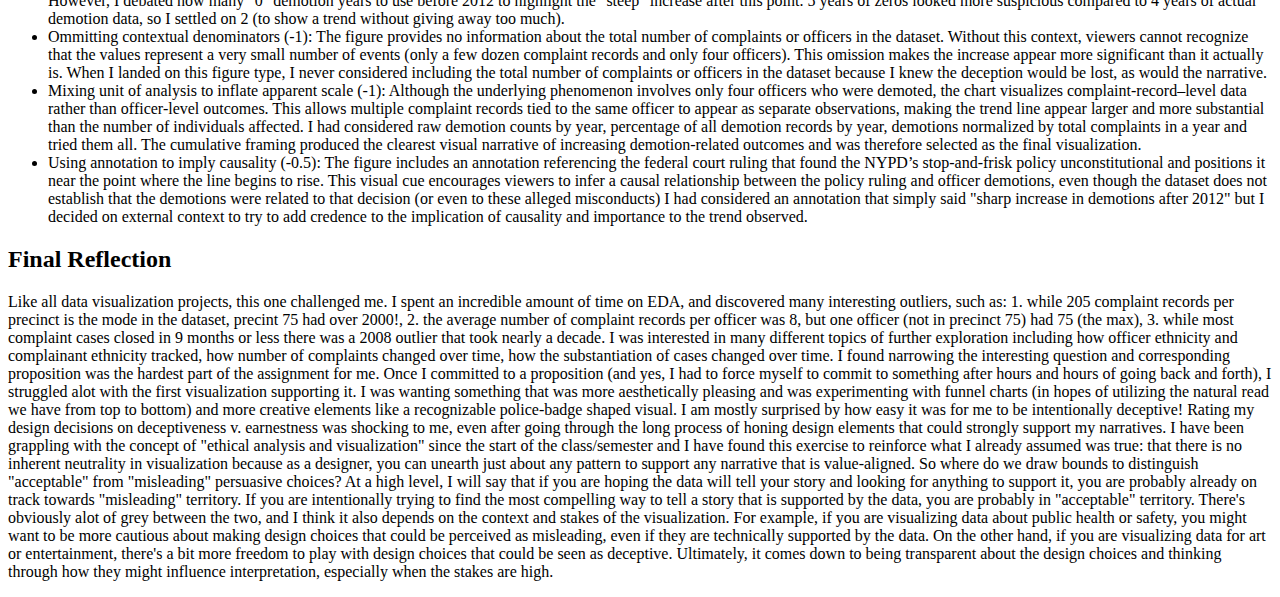
<file: projects/A4/index.html>
<!DOCTYPE HTML>
<html lang="en">
<head>
	<title>Vis & Society Assignment 3</title>
	<link rel="stylesheet" href="https://vis-society.github.io/assignments/report.css" />
</head>

<body>
	<header>
		<h1>
			<small>Assignment 4</small>
			Persuasive or Deceptive Visualization?
		</h1>

		<p>
			<strong>Jaclyn Rambarran</strong> — <em>jaclynr6@mit.edu</em>
		</p>
	</header>

	<main>
    <h2>Proposition: Career consequences for NYPD officers associated with misconduct complaints are rare, even when misconduct is substantiated by the CCRB.</h2>

		<section>
      <h3>FOR the Proposition</h3>

      <figure>
				<img src="V1_finalfinal.png" alt="" />
				<figcaption>
					Sankey diagram showing the progression of NYPD misconduct complaints through CCRB findings and subsequent career outcomes. Although thousands of complaints were substantiated, only four complaint records are associated with officer demotions, while thousands correspond to promotions or unchanged ranks.
				</figcaption>
			</figure>

			<p>
				Design Decisions and Rationale:
			</p>

			<ul>
				<li>Using complaint-record–level reporting rather than complaint-level or officer-level outcomes (-2): The visualization does not aggregate data beyond the complaint-record level, except for the annotation of demotions. Although the Sankey diagram represents complaint-record flows, 
					the annotation highlighting demotions references the number of officers (four) rather than the number of complaint records associated 
					with demotions. This intentionally mixes units of analysis, making the demotion outcome appear disproportionately small relative to the 
					total number of complaint records displayed. Because the dataset contains only four officers who were demoted across the 
					entire time period using complaint records inflates the apparent scale of positive outcomes 
					for police (either unsubstantiated complaints or ultimate promotion) relative to the number of individual officers 
					actually affected. I had considered using the officer level but wanted to use the promotion/demotion data and realized the scale was far too small (compared to 3996 unique officers) to make a strong case. </li>
				<li>Inferring career consequences using rank change rather than disciplinary records (-1): Career outcomes were calculated by assigning a numerical hierarchy to police ranks and comparing an officer’s rank at the time of the complaint with their rank recorded in July 2020. This creates categories such as promotion, demotion, and no change. However, these rank changes are unlikely to be causally related to the complaint itself, since officers may change rank years later through normal career progression. Presenting these outcomes alongside misconduct complaints implies a relationship that the dataset does not actually establish.
					I considered using the disciplinary outcomes recorded directly in the CCRB disposition data (e.g., charges, command discipline, instructions) rather than inferring consequences from rank changes, but promotion/demotion are more easily understood by a general audience. </li>
				<li>Ignoring the timing of complaints and promotions (-1): The dataset spans multiple decades, meaning officers could naturally advance in rank over long periods of service. By excluding dates from the visualization and presenting rank changes as if they were immediate outcomes of misconduct complaints, the figure can misleadingly suggest that promotions occur despite confirmed misconduct rather than as part of unrelated career advancement.
					I considered showing time difference between complaint and promotion but ultimately decided against it because the dataset is noisy and the time difference is long in some cases, which would make it difficult to interpret. I also wanted to avoid showing a timeline because I thought it would be more effective to show the overall distribution of outcomes rather than trends over time. </li>
				</li>
				<li>Collapsing nuanced CCRB dispositions into simplified categories (-0.5): Several distinct CCRB outcomes—such as exonerated, unfounded, and unsubstantiated—were grouped together under the single category “not substantiated.” While this simplification makes the Sankey diagram easier to read, it removes important distinctions about how complaints are resolved. The aggregation increases the apparent share of cases where officers face no accountability and obscures the procedural nuance of the complaint review process.
					I considered preserving the original CCRD dispositions but ultimately decided to group them for simplicity and readability. I thought that the distinctions between exonerated and unsubstantiated would be difficult for a general audience to understand and that the overall message about lack of accountability would still come across without those details. </li>
				</li>
				<li>Visual emphasis on the promotion outcome (-2): The “Promotion in officer rank” node is visually emphasized through larger text and bold formatting, making it the most visually prominent label in the diagram. This design choice draws the viewer’s attention toward promotions as a key outcome of substantiated misconduct complaints. By highlighting this node more strongly than others, the visualization subtly encourages the interpretation that promotions are a common or noteworthy consequence of misconduct complaints.
				</li>
			    <li>Color choices to guide interpretation of outcomes (1): Color is used strategically to suggest meaning and guide interpretation. Flows associated with substantiated misconduct and disciplinary action are shown in red tones, which commonly signal wrongdoing or punishment. In contrast, promotions and unsubstantiated records are shown in green, a color often associated with success or positive outcomes. This color contrast reinforces the interpretation that officers may experience positive career outcomes even after misconduct complaints are substantiated.
					I had gone back and forth on color and which links and nodes of the Sankey to shade at all but I ultimately thought the red/green paradigm would lend to quick recognition of good/bad binary of outcomes for officers.
				</li>
				<li>Visual de-emphasis of alternative outcomes (1): Many flows and nodes are rendered in neutral gray tones, reducing their visual salience compared to the highlighted promotion and demotion paths. This creates a strong visual hierarchy where certain outcomes appear more important than others. By muting large portions of the diagram, the design guides the viewer’s attention toward the promotion node and the demotion annotation rather than encouraging exploration of the full distribution of complaint outcomes.
					I had gone back and forth on including the annotation at all, including it for the promotions or demotions. Since promotions was already visually emphasized, I ultimately decided to include the annotation for demotions (instead of, say, labeling it quantitively with "4") to balance the emphasis on the promotion outcome and to make the demotion outcome more salient than it would be otherwise. I thought that without the annotation, the demotion outcome would be too easy to miss, but I also wanted to avoid labeling it with a number because that would make it too visually prominent and take away from the overall message of the figure.
				</li>
			</ul>
    </section>

    <section>
      <h3>AGAINST the Proposition</h3>

      <figure>
				<img src="V2_final.png" alt="" />
				<figcaption>
          Cumulative number of complaint records associated with officer demotions by the year the complaint was received. The number of demotion-associated complaint records increases after 2012. The annotation highlights the 2013 federal court ruling in Floyd v. City of New York, which found the NYPD’s stop-and-frisk practices unconstitutional, suggesting a possible relationship between increased scrutiny of police practices and officer demotions.
				</figcaption>
			</figure>

			<p>
				Design Decisions and Rationale:
			</p>

			<ul>
				<li>Using cumulative counts without clearly labeling them as such on the y axis (-2): The chart plots cumulative demotion-associated complaint records, which guarantees that the line can only increase over time. However, the y-axis does not prominently indicate that the values are cumulative totals. This makes the upward slope appear like a meaningful trend in yearly demotions rather than an artifact of accumulation.
					I had tried at first using yearly counts instead of cumulative but there really was no trend (2, 7, 2, 7) to support the argument. 
				</li>
				<li>Cropping the time range to emphasize growth (-1.5): The visualization restricts the x-axis to the years surrounding the demotion events (2010–2016) rather than showing the full multi-decade dataset. By excluding earlier periods with no demotions, the chart presents the demotion counts as a steadily increasing trend, creating the impression of rapidly growing accountability rather than a small number of events congested in a 4 year period.
					I was always planning to crop the x axis after realizing all the demotions were in a short range of somewhat recent history. However, I debated how many "0" demotion years to use before 2012 to highlight the "steep" increase after this point. 5 years of zeros looked more suspicious compared to 4 years of actual demotion data, so I settled on 2 (to show a trend without giving away too much).
				</li>
				<li>Ommitting contextual denominators (-1): The figure provides no information about the total number of complaints or officers in the dataset. Without this context, viewers cannot recognize that the values represent a very small number of events (only a few dozen complaint records and only four officers). This omission makes the increase appear more significant than it actually is.
					When I landed on this figure type, I never considered including the total number of complaints or officers in the dataset because I knew the deception would be lost, as would the narrative. 
				</li>
			    <li>Mixing unit of analysis to inflate apparent scale (-1): Although the underlying phenomenon involves only four officers who were demoted, the chart visualizes complaint-record–level data rather than officer-level outcomes. This allows multiple complaint records tied to the same officer to appear as separate observations, making the trend line appear larger and more substantial than the number of individuals affected.
					I had considered raw demotion counts by year, percentage of all demotion records by year, demotions normalized by total complaints in a year and tried them all. The cumulative framing produced the clearest visual narrative of increasing demotion-related outcomes and was therefore selected as the final visualization.
				</li>
			    <li>Using annotation to imply causality (-0.5): The figure includes an annotation referencing the federal court ruling that found the NYPD’s stop-and-frisk policy unconstitutional and positions it near the point where the line begins to rise. This visual cue encourages viewers to infer a causal relationship between the policy ruling and officer demotions, even though the dataset does not establish that the demotions were related to that decision (or even to these alleged misconducts)
					I had considered an annotation that simply said "sharp increase in demotions after 2012" but I decided on external context to try to add credence to the implication of causality and importance to the trend observed.
				</li>
			</ul>
    </section>

    <section>
      <h2>Final Reflection</h2>

      <p>Like all data visualization projects, this one challenged me. I spent an incredible amount of time on EDA, and discovered many interesting outliers, such as: 1. 
		while 205 complaint records per precinct is the mode in the dataset, precint 75 had over 2000!, 2. the average number of complaint records per officer was 8, but one officer (not in precinct 75)
		had 75 (the max), 3. while most complaint cases closed in 9 months or less there was a 2008 outlier that took nearly a decade. I was interested in many different topics of further exploration including
		how officer ethnicity and complainant ethnicity tracked, how number of complaints changed over time, how the substantiation of cases changed over time. 
		I found narrowing the interesting question and corresponding proposition was the hardest part of the assignment for me. Once I committed to a proposition (and yes, I had to force myself to commit to something
		after hours and hours of going back and forth), I struggled alot with the first visualization supporting it. I was wanting something that was more aesthetically pleasing and was experimenting
		with funnel charts (in hopes of utilizing the natural read we have from top to bottom) and more creative elements like a recognizable police-badge shaped visual. I am mostly surprised by
		how easy it was for me to be intentionally deceptive! Rating my design decisions on deceptiveness v. earnestness was shocking to me, even after going through the long process of 
		honing design elements that could strongly support my narratives. I have been grappling with the concept of "ethical analysis and visualization" since the start of the class/semester and
		I have found this exercise to reinforce what I already assumed was true: that there is no inherent neutrality in visualization because as a designer, you can unearth just about any pattern to support
		any narrative that is value-aligned. So where do we draw bounds to distinguish "acceptable" from "misleading" persuasive choices? At a high level, I will say that if you are hoping the data will tell your story
		and looking for anything to support it, you are probably already on track towards "misleading" territory. If you are intentionally trying to find the most compelling way to tell a story that is supported by the data,
		you are probably in "acceptable" territory. There's obviously alot of grey between the two, and I think it also depends on the context and stakes of the visualization. For example, 
		if you are visualizing data about public health or safety, you might want to be more cautious about making design choices that could be perceived as misleading, even if they are technically supported by the data. 
		On the other hand, if you are visualizing data for art or entertainment, there's a bit more freedom to play with design choices that could be seen as deceptive. Ultimately, it comes down to being transparent
		about the design choices and thinking through how they might influence interpretation, especially when the stakes are high.
	  </p>
    </section>
	</main>
</body>
</html>
</file>
<file: style.css>
body {
    /* Set line height to 1.5 times the font size
       and use the OS’s UI font as the website font
     */
    font: 100%/1.5 system-ui;
   }
</file>
